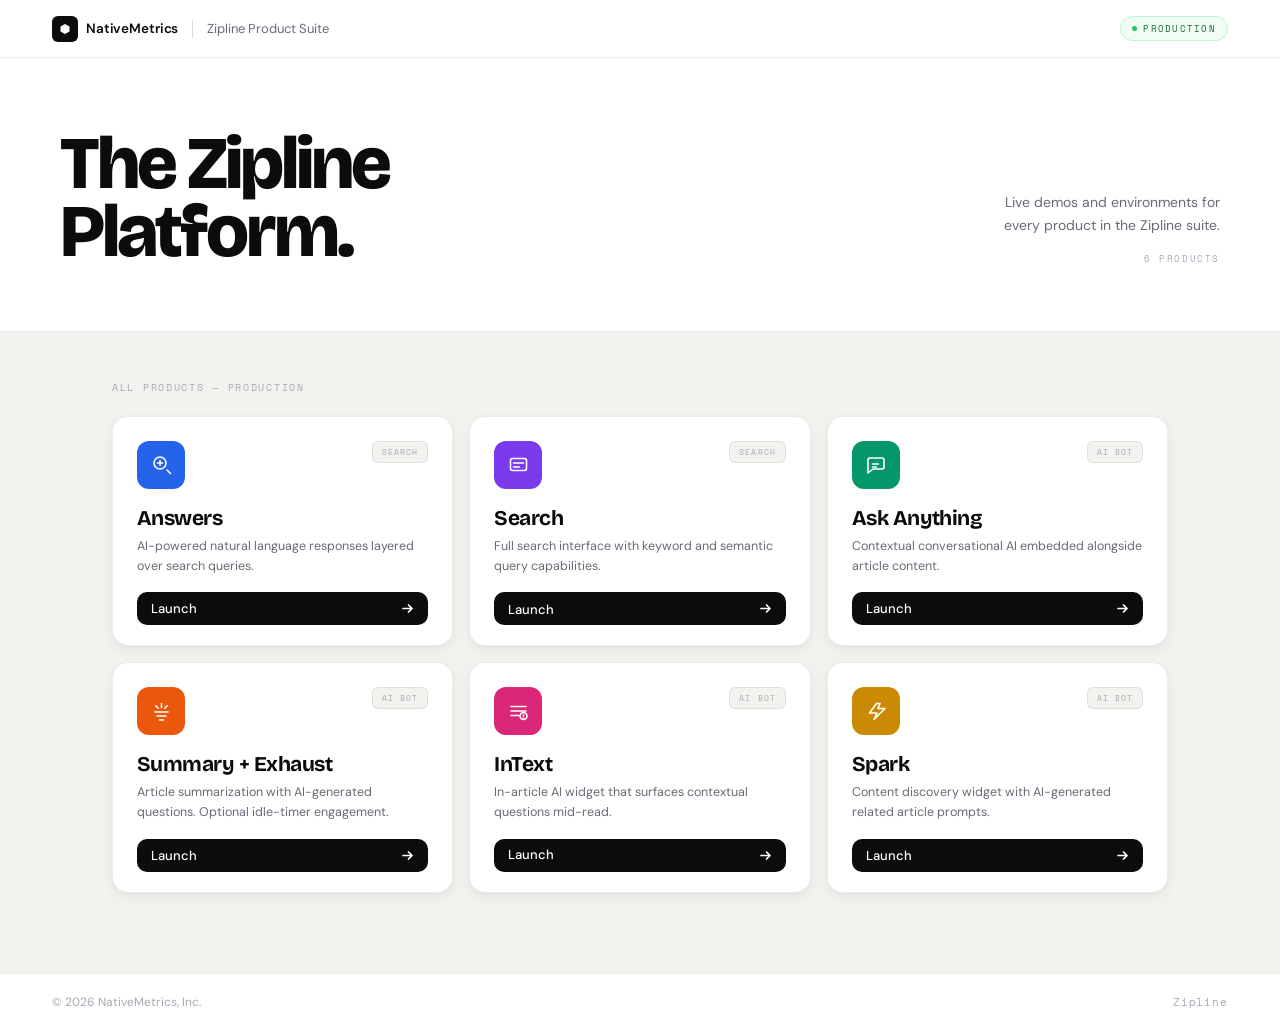
<file: index.html>
<!DOCTYPE html>
<html lang="en">
<head>
  <meta charset="UTF-8">
  <meta name="viewport" content="width=device-width, initial-scale=1.0">
  <title>Zipline Product Suite — NativeMetrics</title>
  <link rel="preconnect" href="https://fonts.googleapis.com">
  <link rel="preconnect" href="https://fonts.gstatic.com" crossorigin>
  <link href="https://fonts.googleapis.com/css2?family=Bricolage+Grotesque:opsz,wght@12..96,700;12..96,800&family=DM+Sans:opsz,wght@9..40,400;9..40,500;9..40,600&family=Space+Mono&display=swap" rel="stylesheet">
  <style>
    *, *::before, *::after { box-sizing: border-box; margin: 0; padding: 0; }

    :root {
      --page:       #f2f2ef;
      --white:      #ffffff;
      --border:     rgba(0,0,0,.08);
      --border-md:  rgba(0,0,0,.13);
      --text:       #0c0c0f;
      --text-mid:   #6a6a78;
      --text-dim:   #a8a8b4;
      --ink:        #0c0c0f;
      --radius:     16px;
      --shadow:     0 1px 3px rgba(0,0,0,.04), 0 4px 14px rgba(0,0,0,.06);
      --shadow-hov: 0 4px 6px rgba(0,0,0,.05), 0 12px 32px rgba(0,0,0,.10);
    }

    html { -webkit-font-smoothing: antialiased; scroll-behavior: smooth; }
    body { background: var(--page); color: var(--text); font-family: 'DM Sans', system-ui, sans-serif; min-height: 100vh; }

    /* STAGING BANNER */
    #staging-banner {
      display: none;
      align-items: center;
      justify-content: center;
      gap: 8px;
      padding: 9px 24px;
      background: #fffbeb;
      border-bottom: 1px solid #fcd34d;
      font-size: 12px;
      color: #92400e;
      font-weight: 500;
    }
    #staging-banner.on { display: flex; }
    .s-dot { width: 6px; height: 6px; border-radius: 50%; background: #f59e0b; animation: blink 1.4s ease-in-out infinite; }
    @keyframes blink { 0%,100%{opacity:1} 50%{opacity:.25} }

    /* NAV */
    nav {
      background: var(--white);
      border-bottom: 1px solid var(--border);
      height: 58px;
      padding: 0 52px;
      display: flex;
      align-items: center;
      justify-content: space-between;
      position: sticky;
      top: 0;
      z-index: 20;
    }

    .nav-left { display: flex; align-items: center; }

    .nm-mark { display: flex; align-items: center; gap: 8px; text-decoration: none; }
    .nm-icon { width: 26px; height: 26px; background: var(--ink); border-radius: 6px; display: grid; place-items: center; }
    .nm-icon svg { display: block; }
    .nm-label { font-size: 13.5px; font-weight: 600; color: var(--text); letter-spacing: -.01em; }

    .nav-sep { width: 1px; height: 18px; background: var(--border-md); margin: 0 14px; }
    .nav-sub { font-size: 13px; color: var(--text-mid); }

    .env-pill {
      font-family: 'Space Mono', monospace;
      font-size: 9px;
      letter-spacing: .14em;
      text-transform: uppercase;
      padding: 5px 11px;
      border-radius: 99px;
      display: flex;
      align-items: center;
      gap: 6px;
    }
    .env-pill.prod { background: #f0fdf4; color: #166534; border: 1px solid #bbf7d0; }
    .env-pill.stag { background: #fffbeb; color: #92400e; border: 1px solid #fcd34d; }
    .pill-dot { width: 5px; height: 5px; border-radius: 50%; }
    .pill-dot.prod { background: #22c55e; }
    .pill-dot.stag { background: #f59e0b; animation: blink 1.4s ease-in-out infinite; }

    /* HERO */
    .hero { background: var(--white); border-bottom: 1px solid var(--border); padding: 72px 52px 64px; }
    .hero-inner { max-width: 1160px; margin: 0 auto; display: flex; align-items: flex-end; justify-content: space-between; gap: 48px; }

    h1 {
      font-family: 'Bricolage Grotesque', sans-serif;
      font-size: clamp(46px, 5.8vw, 80px);
      font-weight: 800;
      line-height: .92;
      letter-spacing: -.04em;
      color: var(--text);
    }

    .hero-right { text-align: right; padding-bottom: 2px; }
    .hero-sub { font-size: 14px; color: var(--text-mid); line-height: 1.65; max-width: 240px; margin: 0 0 14px auto; }
    .hero-count { font-family: 'Space Mono', monospace; font-size: 9px; letter-spacing: .18em; text-transform: uppercase; color: var(--text-dim); }

    /* MAIN */
    main { max-width: 1160px; margin: 0 auto; padding: 48px 52px 80px; }

    .section-row { display: flex; align-items: center; margin-bottom: 22px; }
    .section-label { font-family: 'Space Mono', monospace; font-size: 9.5px; letter-spacing: .18em; text-transform: uppercase; color: var(--text-dim); }

    /* GRID */
    .grid { display: grid; grid-template-columns: repeat(auto-fill, minmax(280px, 1fr)); gap: 16px; }

    /* CARD */
    .card {
      background: var(--white);
      border: 1px solid var(--border);
      border-radius: var(--radius);
      padding: 24px 24px 20px;
      display: flex;
      flex-direction: column;
      gap: 16px;
      box-shadow: var(--shadow);
      transition: box-shadow .22s, transform .22s, border-color .18s;
      animation: up .4s ease both;
    }
    .card:hover { box-shadow: var(--shadow-hov); transform: translateY(-3px); border-color: var(--border-md); }
    @keyframes up { from{opacity:0;transform:translateY(14px)} to{opacity:1;transform:translateY(0)} }
    .card:nth-child(1){animation-delay:.04s}
    .card:nth-child(2){animation-delay:.08s}
    .card:nth-child(3){animation-delay:.12s}
    .card:nth-child(4){animation-delay:.16s}
    .card:nth-child(5){animation-delay:.20s}
    .card:nth-child(6){animation-delay:.24s}
    .card:nth-child(7){animation-delay:.28s}

    .card-top { display: flex; align-items: flex-start; justify-content: space-between; }

    .product-icon { width: 48px; height: 48px; border-radius: 12px; display: grid; place-items: center; flex-shrink: 0; }
    .product-icon svg { width: 21px; height: 21px; }

    .card-tag {
      font-family: 'Space Mono', monospace;
      font-size: 8px;
      letter-spacing: .13em;
      text-transform: uppercase;
      color: var(--text-dim);
      background: var(--page);
      border: 1px solid var(--border);
      padding: 4px 9px;
      border-radius: 6px;
    }

    .card-body { flex: 1; }
    .card-name { font-family: 'Bricolage Grotesque', sans-serif; font-size: 21px; font-weight: 700; letter-spacing: -.025em; color: var(--text); margin-bottom: 5px; }
    .card-desc { font-size: 12.5px; color: var(--text-mid); line-height: 1.62; }

    /* BUTTONS */
    .btn {
      display: flex; align-items: center; justify-content: space-between;
      padding: 10px 14px; border-radius: 10px;
      font-size: 13px; font-weight: 500; text-decoration: none;
      transition: background .14s, transform .12s;
      line-height: 1;
    }
    .btn-icon { display: flex; align-items: center; }
    .btn-icon svg { width: 13px; height: 13px; }

    .btn-prod { background: var(--ink); color: #fff; }
    .btn-prod:hover { background: #2d2d36; }

    .btn-staging { background: #fffbeb; color: #92400e; border: 1px solid #fcd34d; }
    .btn-staging:hover { background: #fef3c7; }

    .btn-tbd { background: var(--page); color: var(--text-dim); border: 1px dashed var(--border-md); cursor: not-allowed; pointer-events: none; font-style: italic; font-size: 12px; }

    /* FOOTER */
    footer { background: var(--white); border-top: 1px solid var(--border); padding: 20px 52px; display: flex; align-items: center; justify-content: space-between; }
    .footer-copy { font-size: 12px; color: var(--text-dim); }
    .footer-right { font-size: 11px; color: var(--text-dim); font-family: 'Space Mono', monospace; letter-spacing: .08em; }

    @media (max-width: 680px) {
      nav, .hero, main, footer { padding-left: 20px; padding-right: 20px; }
      .hero-inner { flex-direction: column; align-items: flex-start; }
      .hero-right { text-align: left; }
      .hero-sub { margin-left: 0; max-width: none; }
    }
  </style>
</head>
<body>

  <div id="staging-banner">
    <div class="s-dot"></div>
    You're viewing <strong>&nbsp;staging environments</strong> — for internal testing only
    <div class="s-dot"></div>
  </div>

  <nav>
    <div class="nav-left">
      <a class="nm-mark" href="/">
        <div class="nm-icon">
          <svg width="12" height="12" viewBox="0 0 12 12" fill="none">
            <path d="M6 1L10.5 3.5V8.5L6 11L1.5 8.5V3.5L6 1Z" fill="white"/>
          </svg>
        </div>
        <span class="nm-label">NativeMetrics</span>
      </a>
      <div class="nav-sep"></div>
      <span class="nav-sub">Zipline Product Suite</span>
    </div>
    <div class="env-pill prod" id="env-pill">
      <div class="pill-dot prod" id="pill-dot"></div>
      <span id="pill-label">Production</span>
    </div>
  </nav>

  <section class="hero">
    <div class="hero-inner">
      <h1>The Zipline<br>Platform.</h1>
      <div class="hero-right">
        <p class="hero-sub">Live demos and environments for every product in the Zipline suite.</p>
        <p class="hero-count">6 Products</p>
      </div>
    </div>
  </section>

  <main>
    <div class="section-row">
      <p class="section-label" id="section-label">All Products — Production</p>
    </div>
    <div class="grid" id="grid"></div>
  </main>

  <footer>
    <span class="footer-copy">&copy; 2026 NativeMetrics, Inc.</span>
    <span class="footer-right">Zipline</span>
  </footer>

  <script>
    const ARROW = `<svg viewBox="0 0 13 13" fill="none" stroke="currentColor" stroke-width="1.7" stroke-linecap="round" stroke-linejoin="round"><path d="M2 6.5h9M7.5 3l3.5 3.5L7.5 10"/></svg>`;

    const PRODUCTS = [
      {
        name: 'Answers',
        tag: 'Search',
        desc: 'AI-powered natural language responses layered over search queries.',
        color: '#2563eb',
        prod: 'https://go.ziplinesearch.com/s',
        staging: null,
        icon: `<svg viewBox="0 0 21 21" fill="none" stroke="white" stroke-width="1.6" stroke-linecap="round">
          <circle cx="9" cy="9" r="6"/>
          <path d="M16 16l3.5 3.5M9 6.5v5M6.5 9h5"/>
        </svg>`
      },
      {
        name: 'Search',
        tag: 'Search',
        desc: 'Full search interface with keyword and semantic query capabilities.',
        color: '#7c3aed',
        prod: 'https://go.ziplinesearch.com',
        staging: null,
        icon: `<svg viewBox="0 0 21 21" fill="none" stroke="white" stroke-width="1.6" stroke-linecap="round">
          <rect x="2.5" y="4.5" width="16" height="12" rx="2"/>
          <path d="M5.5 9h10M5.5 13h6"/>
        </svg>`
      },
      {
        name: 'Ask Anything',
        tag: 'AI Bot',
        desc: 'Contextual conversational AI embedded alongside article content.',
        color: '#059669',
        prod: 'demo/chatbot.html',
        staging: 'demo/chatbot.html?env=staging',
        icon: `<svg viewBox="0 0 21 21" fill="none" stroke="white" stroke-width="1.6" stroke-linecap="round" stroke-linejoin="round">
          <path d="M4 4h13a2 2 0 012 2v7a2 2 0 01-2 2H8l-5 4V6a2 2 0 012-2z"/>
          <path d="M7.5 10h6M7.5 13h4"/>
        </svg>`
      },
      {
        name: 'Summary + Exhaust',
        tag: 'AI Bot',
        desc: 'Article summarization with AI-generated questions. Optional idle-timer engagement.',
        color: '#ea580c',
        prod: 'demo/exhaust.html',
        staging: 'demo/exhaust.html?env=staging',
        icon: `<svg viewBox="0 0 21 21" fill="none" stroke="white" stroke-width="1.6" stroke-linecap="round">
          <path d="M10.5 2.5v4M7.2 7.2L4.8 4.8M13.8 7.2l2.4-2.4"/>
          <path d="M4 11h13M6 15h9M8.5 19h4"/>
        </svg>`
      },
      {
        name: 'InText',
        tag: 'AI Bot',
        desc: 'In-article AI widget that surfaces contextual questions mid-read.',
        color: '#db2777',
        prod: 'demo/intext.html',
        staging: 'demo/intext.html?env=staging',
        icon: `<svg viewBox="0 0 21 21" fill="none" stroke="white" stroke-width="1.6" stroke-linecap="round">
          <path d="M3 5.5h15M3 10h15M3 14.5h8"/>
          <circle cx="15.5" cy="15" r="3.5"/>
          <path d="M15.5 13.8v1.6M15.5 17.2v.3"/>
        </svg>`
      },
      {
        name: 'Spark',
        tag: 'AI Bot',
        desc: 'Content discovery widget with AI-generated related article prompts.',
        color: '#ca8a04',
        prod: 'demo/spark.html',
        staging: 'demo/spark.html?env=staging',
        icon: `<svg viewBox="0 0 21 21" fill="none" stroke="white" stroke-width="1.6" stroke-linecap="round" stroke-linejoin="round">
          <path d="M11.5 2.5L4.5 12h7.5L9 18.5l11-11H13l2-5z"/>
        </svg>`
      }
    ];

    const params  = new URLSearchParams(window.location.search);
    const staging = params.get('env') === 'staging';

    if (staging) {
      document.getElementById('staging-banner').classList.add('on');
      document.getElementById('section-label').textContent = 'All Products — Staging';
      const pill = document.getElementById('env-pill');
      pill.className = 'env-pill stag';
      document.getElementById('pill-dot').className = 'pill-dot stag';
      document.getElementById('pill-label').textContent = 'Staging';
    }

    function buildCard(p) {
      const url = staging ? p.staging : p.prod;
      let btn;
      if (url) {
        btn = staging
          ? `<a class="btn btn-staging" href="${url}" target="_blank"><span>Launch Staging</span><span class="btn-icon">${ARROW}</span></a>`
          : `<a class="btn btn-prod"    href="${url}" target="_blank"><span>Launch</span><span class="btn-icon">${ARROW}</span></a>`;
      } else {
        btn = `<span class="btn btn-tbd"><span>Coming soon</span></span>`;
      }

      return `
        <div class="card">
          <div class="card-top">
            <div class="product-icon" style="background:${p.color}">${p.icon}</div>
            <span class="card-tag">${p.tag}</span>
          </div>
          <div class="card-body">
            <div class="card-name">${p.name}</div>
            <div class="card-desc">${p.desc}</div>
          </div>
          <div>${btn}</div>
        </div>`;
    }

    document.getElementById('grid').innerHTML = PRODUCTS.map(buildCard).join('');
  </script>

</body>
</html>
</file>
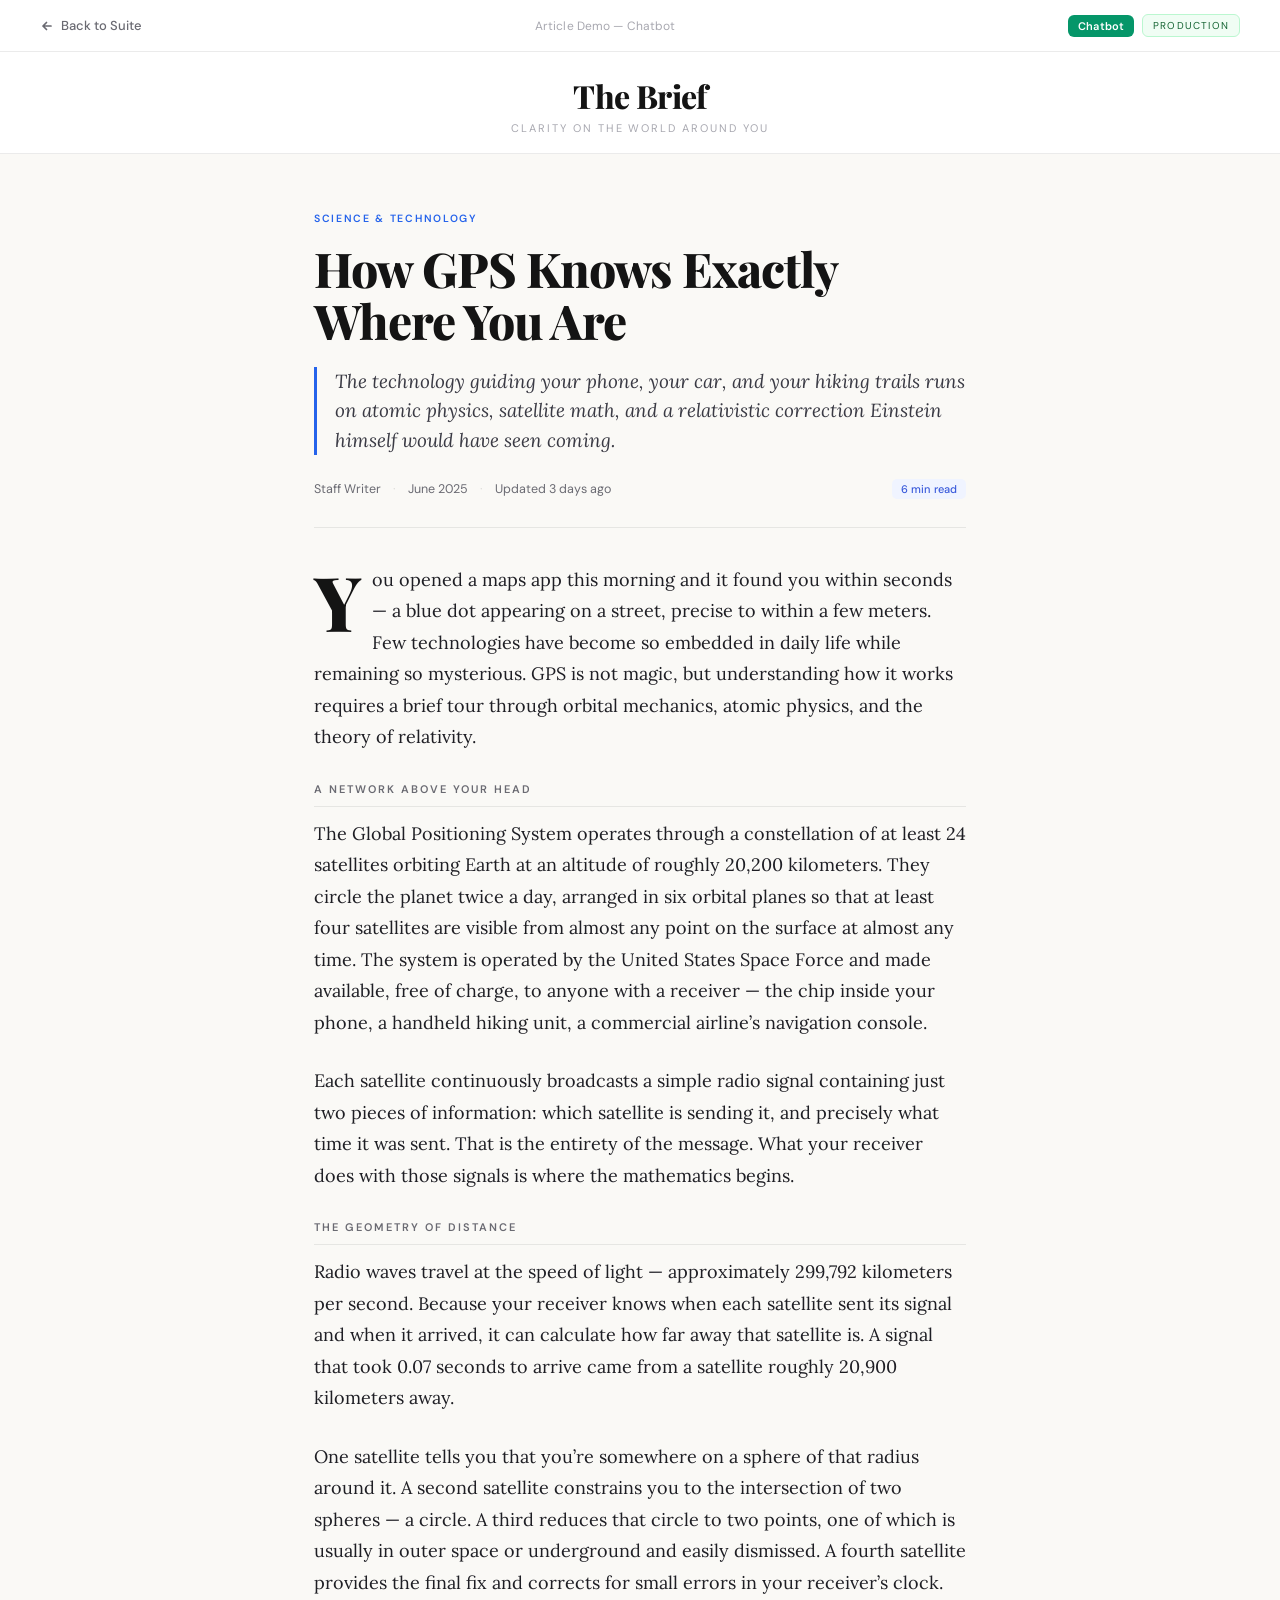
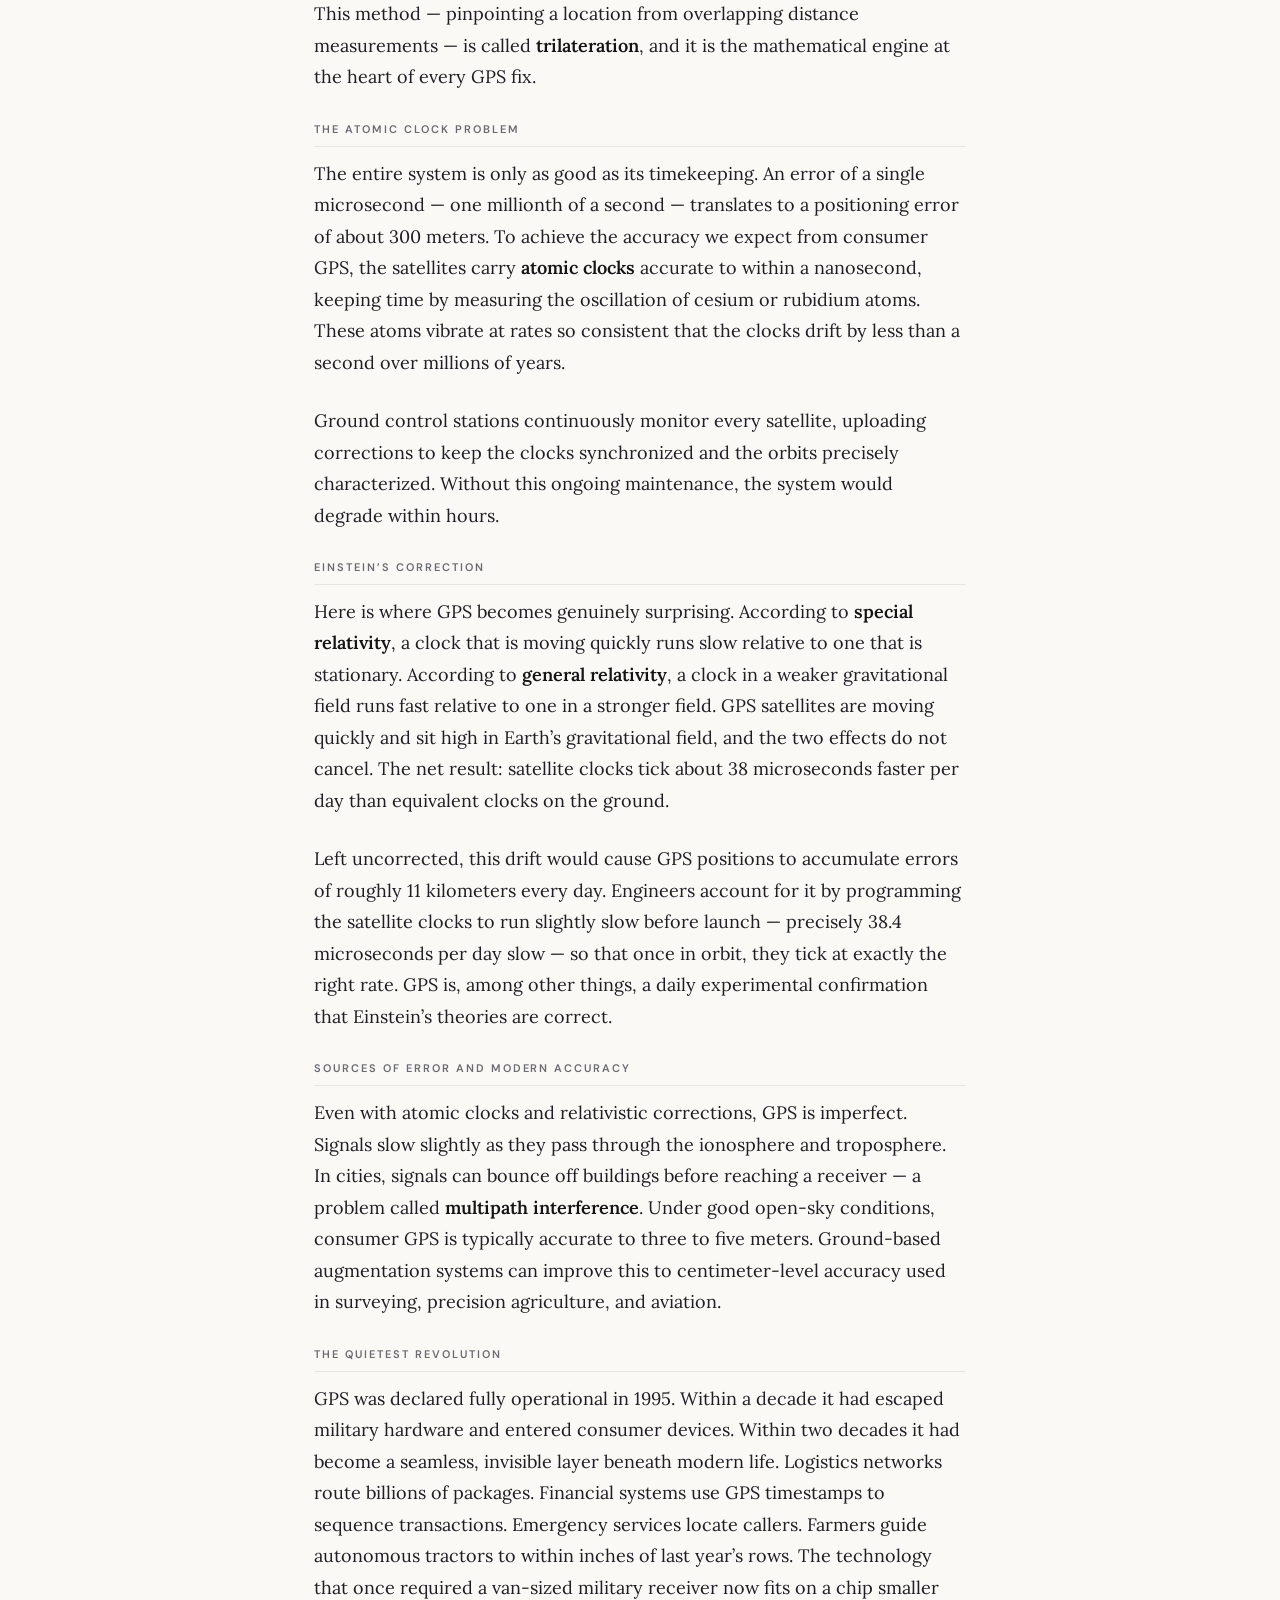
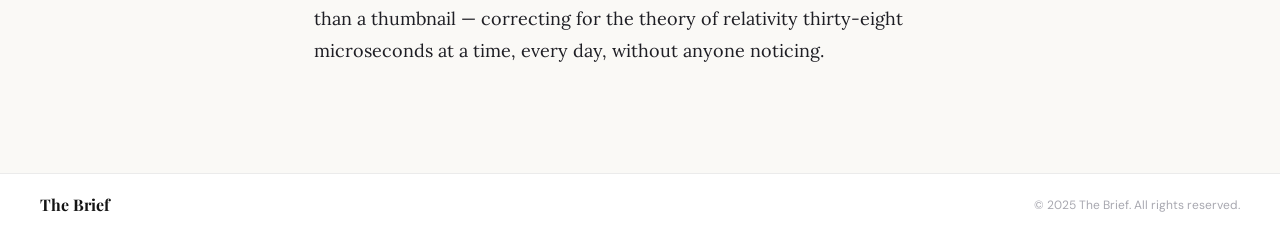
<file: demo/chatbot.html>
<!DOCTYPE html>
<html lang="en">
<head>
  <meta charset="UTF-8">
  <meta name="viewport" content="width=device-width, initial-scale=1.0">
  <title>How GPS Knows Exactly Where You Are — The Brief</title>
  <link rel="preconnect" href="https://fonts.googleapis.com">
  <link rel="preconnect" href="https://fonts.gstatic.com" crossorigin>
  <link href="https://fonts.googleapis.com/css2?family=Playfair+Display:ital,wght@0,700;0,800;1,700&family=Lora:ital,wght@0,400;0,500;1,400;1,500&family=DM+Sans:opsz,wght@9..40,400;9..40,500;9..40,600&display=swap" rel="stylesheet">
  <link rel="stylesheet" href="https://cdn.nativemetrics-svc.com/css/chatbot.css">
  <style>
    *, *::before, *::after { box-sizing: border-box; margin: 0; padding: 0; }
    :root {
      --page:      #faf9f6;
      --white:     #ffffff;
      --border:    rgba(0,0,0,.08);
      --border-md: rgba(0,0,0,.13);
      --text:      #141414;
      --text-mid:  #6a6a72;
      --text-dim:  #a8a8b0;
      --radius:    10px;
    }
    html { -webkit-font-smoothing: antialiased; }
    body { background: var(--page); color: var(--text); font-family: "DM Sans", system-ui, sans-serif; min-height: 100vh; }

    .demo-nav {
      background: var(--white); border-bottom: 1px solid var(--border);
      height: 52px; padding: 0 40px; display: flex; align-items: center;
      justify-content: space-between; position: sticky; top: 0; z-index: 50;
    }
    .back-link {
      display: flex; align-items: center; gap: 7px; text-decoration: none;
      color: var(--text-mid); font-size: 13px; font-weight: 500; transition: color .15s;
    }
    .back-link:hover { color: var(--text); }
    .back-link svg { width: 14px; height: 14px; }
    .nav-center { font-size: 12px; color: var(--text-dim); letter-spacing: .01em; }
    .nav-right { display: flex; align-items: center; gap: 8px; }
    .product-badge {
      font-size: 11px; font-weight: 600; padding: 4px 10px;
      border-radius: 6px; color: #fff; background: #059669; letter-spacing: .01em;
    }
    .env-tag {
      font-size: 10px; letter-spacing: .12em; text-transform: uppercase;
      padding: 4px 10px; border-radius: 6px;
    }
    .env-tag.prod { background: #f0fdf4; color: #166534; border: 1px solid #bbf7d0; }
    .env-tag.stag { background: #fffbeb; color: #92400e; border: 1px solid #fcd34d; }

    .pub-header {
      background: var(--white); border-bottom: 1px solid var(--border);
      text-align: center; padding: 22px 24px 18px;
    }
    .pub-name {
      font-family: "Playfair Display", Georgia, serif; font-size: 32px;
      font-weight: 800; letter-spacing: -.02em; color: var(--text); margin-bottom: 4px;
    }
    .pub-tagline { font-size: 11px; color: var(--text-dim); letter-spacing: .18em; text-transform: uppercase; }

    .article-wrap { max-width: 700px; margin: 0 auto; padding: 52px 24px 80px; }
    .article-category {
      display: inline-block; font-size: 10.5px; font-weight: 600;
      letter-spacing: .16em; text-transform: uppercase; color: #2563eb; margin-bottom: 18px;
    }
    .article-h1 {
      font-family: "Playfair Display", Georgia, serif;
      font-size: clamp(32px, 4.5vw, 48px); font-weight: 800;
      line-height: 1.08; letter-spacing: -.02em; color: var(--text); margin-bottom: 20px;
    }
    .article-lede {
      font-family: "Lora", Georgia, serif; font-size: 19px; font-style: italic;
      line-height: 1.55; color: #3a3a44;
      border-left: 3px solid #2563eb; padding-left: 18px; margin-bottom: 24px;
    }
    .article-byline {
      display: flex; align-items: center; gap: 12px; font-size: 12.5px;
      color: var(--text-mid); padding-bottom: 28px;
      border-bottom: 1px solid var(--border); margin-bottom: 36px;
    }
    .byline-sep { color: var(--border-md); }
    .byline-read {
      margin-left: auto; background: #f0f4ff; color: #3b5bdb;
      font-size: 11px; font-weight: 500; padding: 3px 9px; border-radius: 5px;
    }
    .article-body { font-family: "Lora", Georgia, serif; font-size: 18px; line-height: 1.75; color: #1e1e24; }
    .article-body p { margin-bottom: 1.5em; }
    .article-body p:first-child::first-letter {
      font-family: "Playfair Display", Georgia, serif; font-size: 4.2em;
      font-weight: 800; float: left; line-height: .82; margin: 6px 10px 0 0; color: var(--text);
    }
    .article-body h2 {
      font-family: "DM Sans", sans-serif; font-size: 11px; font-weight: 600;
      letter-spacing: .18em; text-transform: uppercase; color: var(--text-mid);
      margin: 2.4em 0 1em; padding-bottom: .6em; border-bottom: 1px solid var(--border);
    }
    .article-body strong { font-weight: 600; color: var(--text); }

    .embed-zone { margin-top: 48px; padding-top: 36px; border-top: 1px solid var(--border); }
    .embed-zone:empty { display: none; }

    .pub-footer {
      background: var(--white); border-top: 1px solid var(--border);
      padding: 20px 40px; display: flex; align-items: center; justify-content: space-between;
    }
    .pub-footer-name { font-family: "Playfair Display", serif; font-size: 16px; font-weight: 700; color: var(--text); }
    .pub-footer-copy { font-size: 12px; color: var(--text-dim); }

    @media (max-width: 600px) {
      .demo-nav { padding: 0 16px; }
      .nav-center { display: none; }
      .article-wrap { padding: 36px 20px 60px; }
    }
  </style>
</head>
<body>

  <nav class="demo-nav">
    <a class="back-link" href="../index.html">
      <svg viewBox="0 0 14 14" fill="none" stroke="currentColor" stroke-width="1.7" stroke-linecap="round" stroke-linejoin="round">
        <path d="M11 7H3M6.5 3.5L3 7l3.5 3.5"/>
      </svg>
      Back to Suite
    </a>
    <span class="nav-center">Article Demo — Chatbot</span>
    <div class="nav-right">
      <span class="product-badge">Chatbot</span>
      <span class="env-tag" id="env-tag">Production</span>
    </div>
  </nav>

  <header class="pub-header">
    <div class="pub-name">The Brief</div>
    <div class="pub-tagline">Clarity on the world around you</div>
  </header>

  <article class="article-wrap">

    <span class="article-category">Science &amp; Technology</span>
    <h1 class="article-h1">How GPS Knows Exactly Where You Are</h1>
    <p class="article-lede">The technology guiding your phone, your car, and your hiking trails runs on atomic physics, satellite math, and a relativistic correction Einstein himself would have seen coming.</p>

    <div class="article-byline">
      <span>Staff Writer</span>
      <span class="byline-sep">&middot;</span>
      <span>June 2025</span>
      <span class="byline-sep">&middot;</span>
      <span>Updated 3 days ago</span>
      <span class="byline-read">6 min read</span>
    </div>

    <div class="article-body">
      <p>You opened a maps app this morning and it found you within seconds &mdash; a blue dot appearing on a street, precise to within a few meters. Few technologies have become so embedded in daily life while remaining so mysterious. GPS is not magic, but understanding how it works requires a brief tour through orbital mechanics, atomic physics, and the theory of relativity.</p>
      <h2>A Network Above Your Head</h2>
      <p>The Global Positioning System operates through a constellation of at least 24 satellites orbiting Earth at an altitude of roughly 20,200 kilometers. They circle the planet twice a day, arranged in six orbital planes so that at least four satellites are visible from almost any point on the surface at almost any time. The system is operated by the United States Space Force and made available, free of charge, to anyone with a receiver &mdash; the chip inside your phone, a handheld hiking unit, a commercial airline&rsquo;s navigation console.</p>
      <p>Each satellite continuously broadcasts a simple radio signal containing just two pieces of information: which satellite is sending it, and precisely what time it was sent. That is the entirety of the message. What your receiver does with those signals is where the mathematics begins.</p>
      <h2>The Geometry of Distance</h2>
      <p>Radio waves travel at the speed of light &mdash; approximately 299,792 kilometers per second. Because your receiver knows when each satellite sent its signal and when it arrived, it can calculate how far away that satellite is. A signal that took 0.07 seconds to arrive came from a satellite roughly 20,900 kilometers away.</p>
      <p>One satellite tells you that you&rsquo;re somewhere on a sphere of that radius around it. A second satellite constrains you to the intersection of two spheres &mdash; a circle. A third reduces that circle to two points, one of which is usually in outer space or underground and easily dismissed. A fourth satellite provides the final fix and corrects for small errors in your receiver&rsquo;s clock. This method &mdash; pinpointing a location from overlapping distance measurements &mdash; is called <strong>trilateration</strong>, and it is the mathematical engine at the heart of every GPS fix.</p>
      <h2>The Atomic Clock Problem</h2>
      <p>The entire system is only as good as its timekeeping. An error of a single microsecond &mdash; one millionth of a second &mdash; translates to a positioning error of about 300 meters. To achieve the accuracy we expect from consumer GPS, the satellites carry <strong>atomic clocks</strong> accurate to within a nanosecond, keeping time by measuring the oscillation of cesium or rubidium atoms. These atoms vibrate at rates so consistent that the clocks drift by less than a second over millions of years.</p>
      <p>Ground control stations continuously monitor every satellite, uploading corrections to keep the clocks synchronized and the orbits precisely characterized. Without this ongoing maintenance, the system would degrade within hours.</p>
      <h2>Einstein&rsquo;s Correction</h2>
      <p>Here is where GPS becomes genuinely surprising. According to <strong>special relativity</strong>, a clock that is moving quickly runs slow relative to one that is stationary. According to <strong>general relativity</strong>, a clock in a weaker gravitational field runs fast relative to one in a stronger field. GPS satellites are moving quickly and sit high in Earth&rsquo;s gravitational field, and the two effects do not cancel. The net result: satellite clocks tick about 38 microseconds faster per day than equivalent clocks on the ground.</p>
      <p>Left uncorrected, this drift would cause GPS positions to accumulate errors of roughly 11 kilometers every day. Engineers account for it by programming the satellite clocks to run slightly slow before launch &mdash; precisely 38.4 microseconds per day slow &mdash; so that once in orbit, they tick at exactly the right rate. GPS is, among other things, a daily experimental confirmation that Einstein&rsquo;s theories are correct.</p>
      <h2>Sources of Error and Modern Accuracy</h2>
      <p>Even with atomic clocks and relativistic corrections, GPS is imperfect. Signals slow slightly as they pass through the ionosphere and troposphere. In cities, signals can bounce off buildings before reaching a receiver &mdash; a problem called <strong>multipath interference</strong>. Under good open-sky conditions, consumer GPS is typically accurate to three to five meters. Ground-based augmentation systems can improve this to centimeter-level accuracy used in surveying, precision agriculture, and aviation.</p>
      <h2>The Quietest Revolution</h2>
      <p>GPS was declared fully operational in 1995. Within a decade it had escaped military hardware and entered consumer devices. Within two decades it had become a seamless, invisible layer beneath modern life. Logistics networks route billions of packages. Financial systems use GPS timestamps to sequence transactions. Emergency services locate callers. Farmers guide autonomous tractors to within inches of last year&rsquo;s rows. The technology that once required a van-sized military receiver now fits on a chip smaller than a thumbnail &mdash; correcting for the theory of relativity thirty-eight microseconds at a time, every day, without anyone noticing.</p>
    </div>

    <div class="embed-zone" id="zp-embed"></div>

  </article>

  <footer class="pub-footer">
    <span class="pub-footer-name">The Brief</span>
    <span class="pub-footer-copy">&copy; 2025 The Brief. All rights reserved.</span>
  </footer>

  <!-- =====================================================
       EMBED SCRIPTS — UPDATE HERE FOR STAGING/PROD CHANGES
       ===================================================== -->
  <!-- UPDATE: swap window vars and src for staging -->
  <script>
    window.CHATBOT_WS_HOST              = 'chat.nativemetrics-svc.com';
    window.CHATBOT_AB_TEST_API_URL      = 'https://chat.nativemetrics-svc.com/api/v1/ab-tests/chatbot';
    window.CHATBOT_ENTRY_POINT          = 'ask_anything';
    window.CHATBOT_PSID                 = '2066995282';
    window.CHATBOT_PUBID                = 'nm-rsoc';
    window.CHATBOT_PUBLISHER_API_BASE   = 'https://cms-api.nativemetrics-svc.com/api/v1';
    window.CHATBOT_CHANNEL_ID           = '0000000000';
    window.CHATBOT_SUBID1               = 'demo';
  </script>
  <script src="https://cdn.nativemetrics-svc.com/js/chatbot.js"></script>

  <script>
    // Flip env badge if ?env=staging
    if (new URLSearchParams(location.search).get('env') === 'staging') {
      const t = document.getElementById('env-tag');
      t.textContent = 'Staging';
      t.className = 'env-tag stag';
    } else {
      document.getElementById('env-tag').className = 'env-tag prod';
      document.getElementById('env-tag').textContent = 'Production';
    }
  </script>

</body>
</html>
</file>
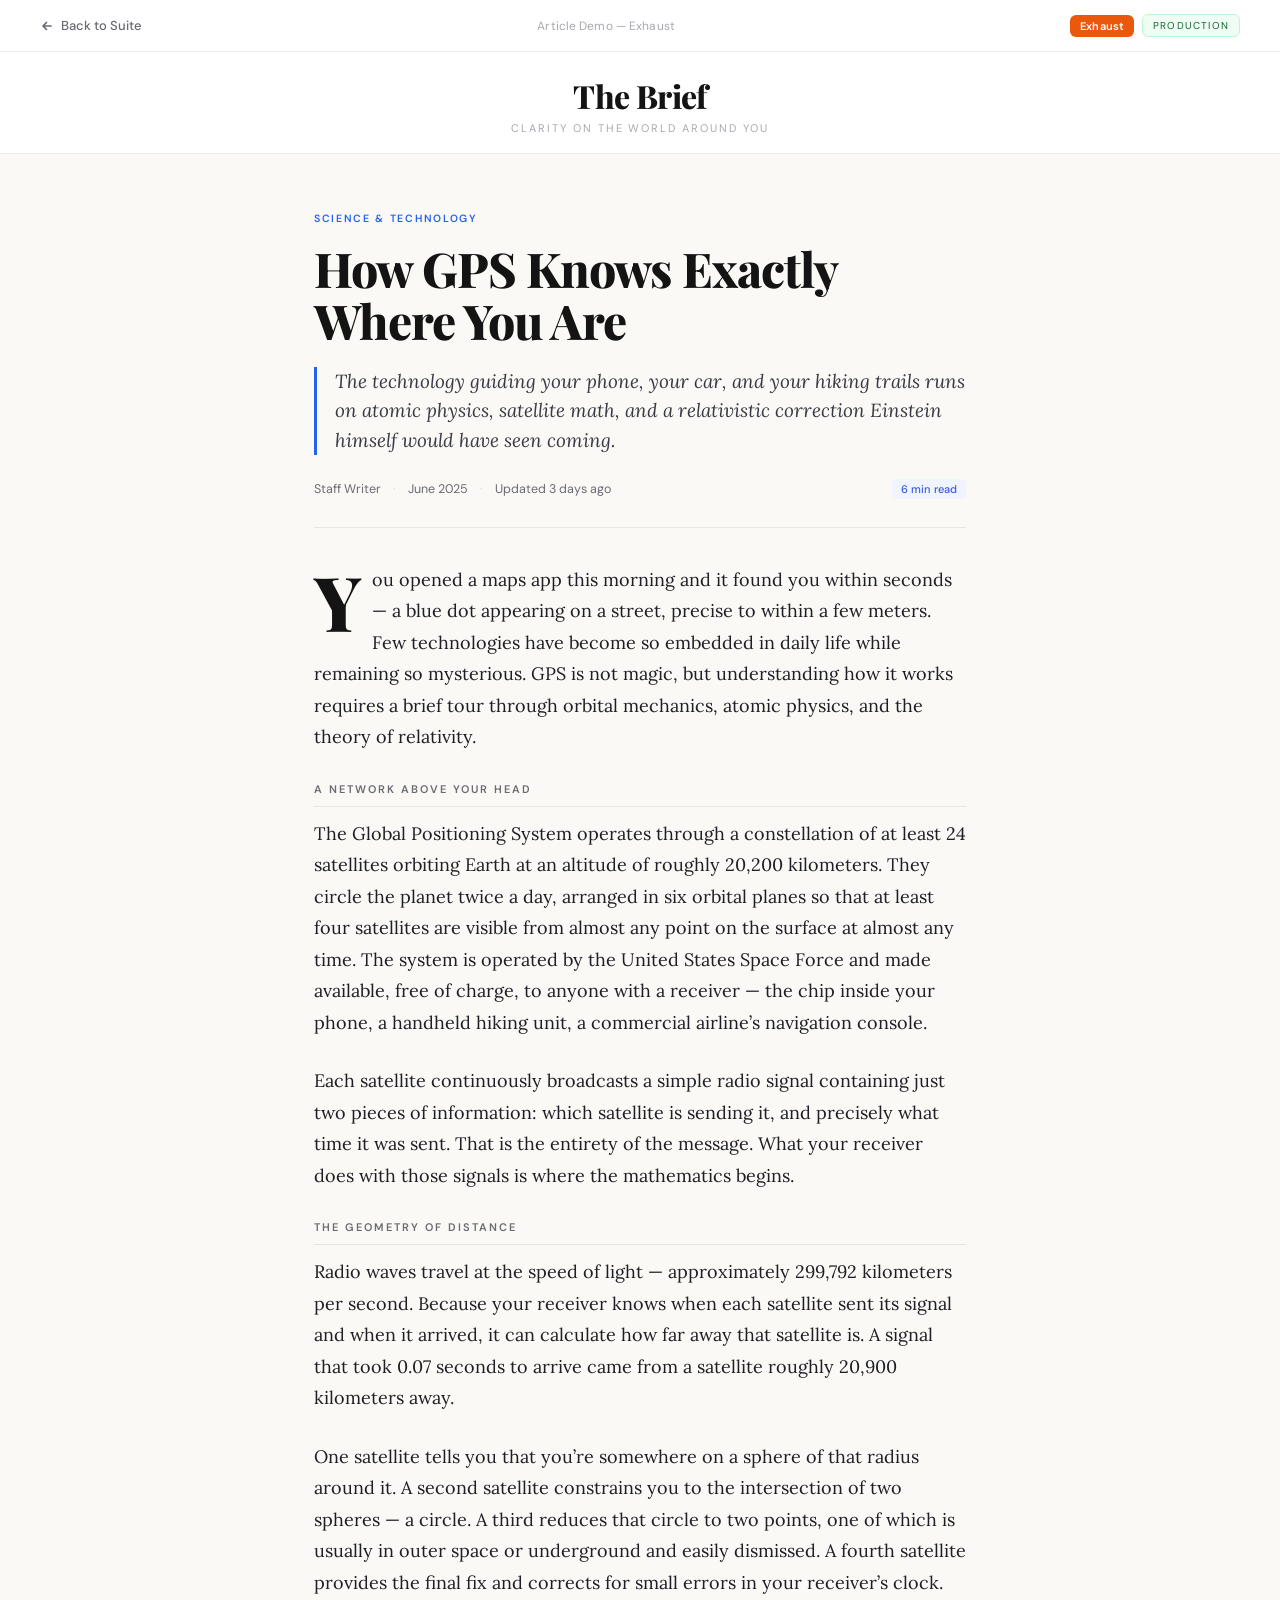
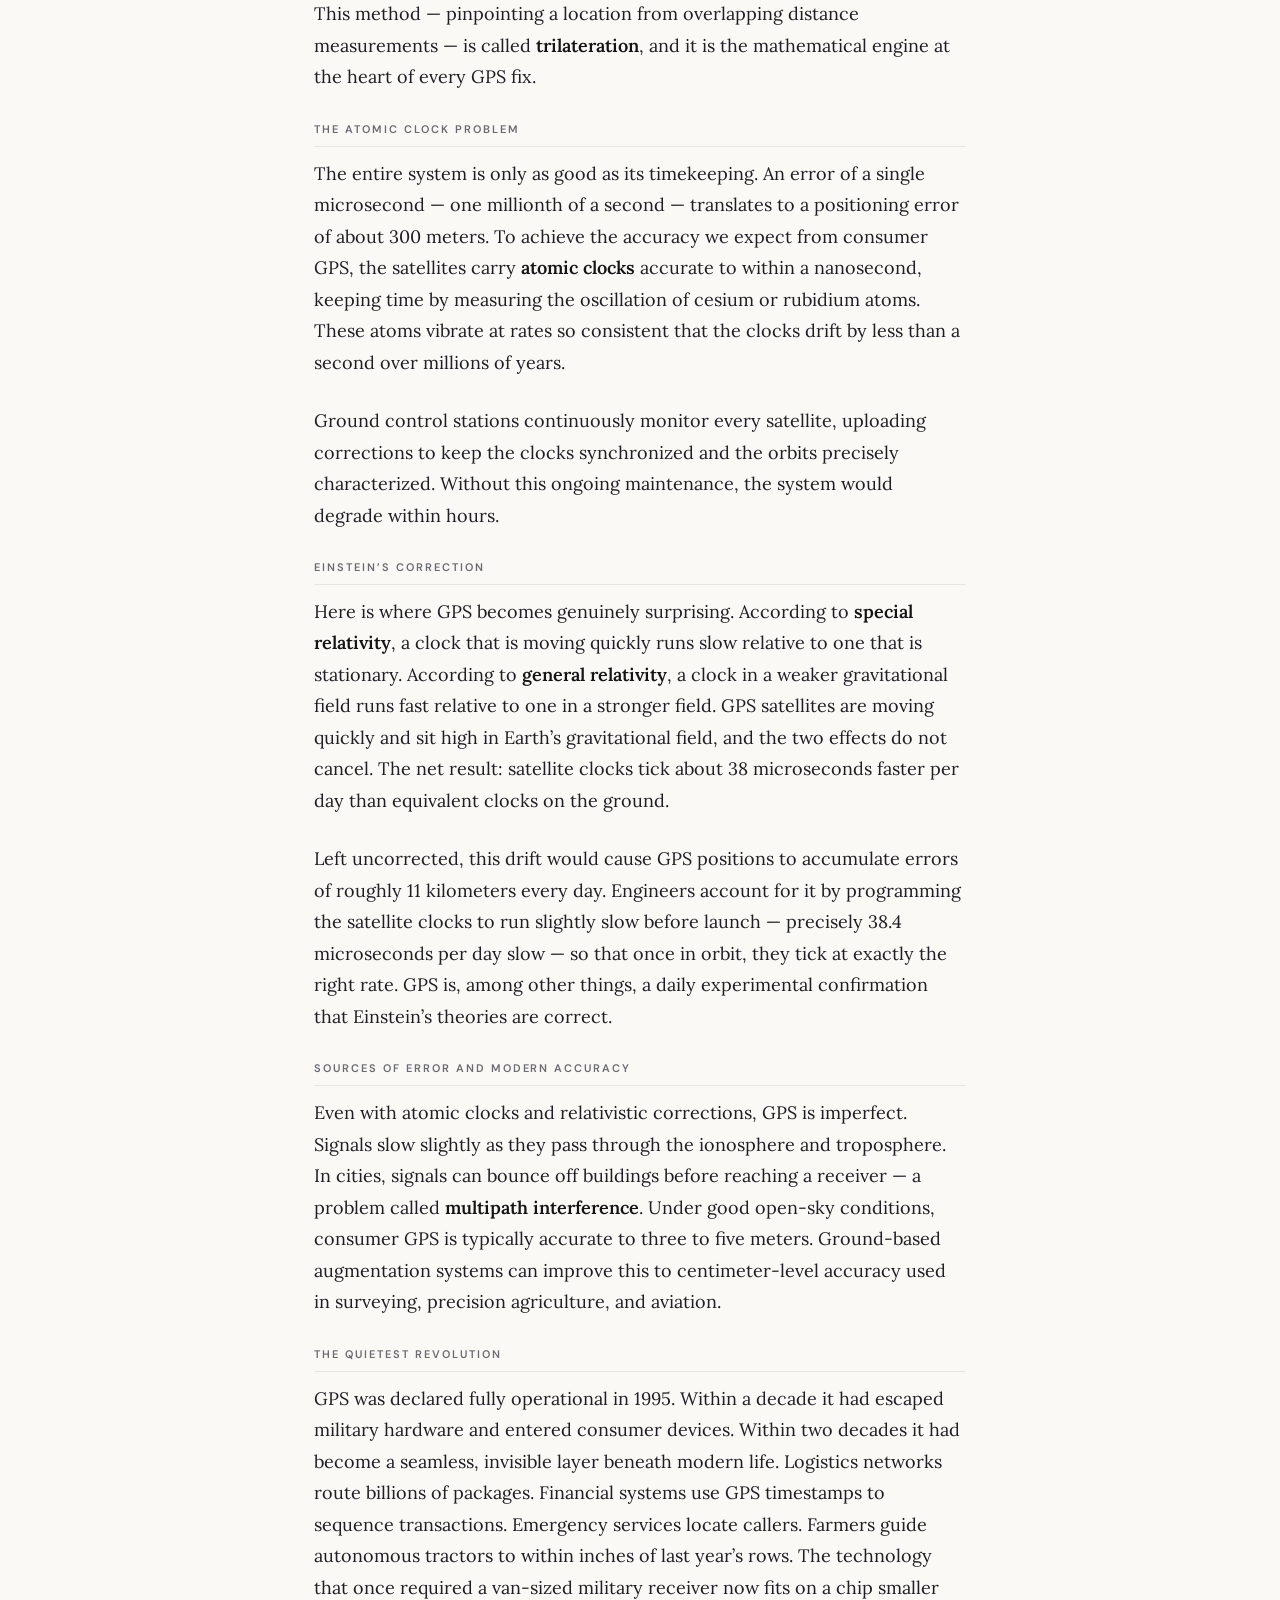
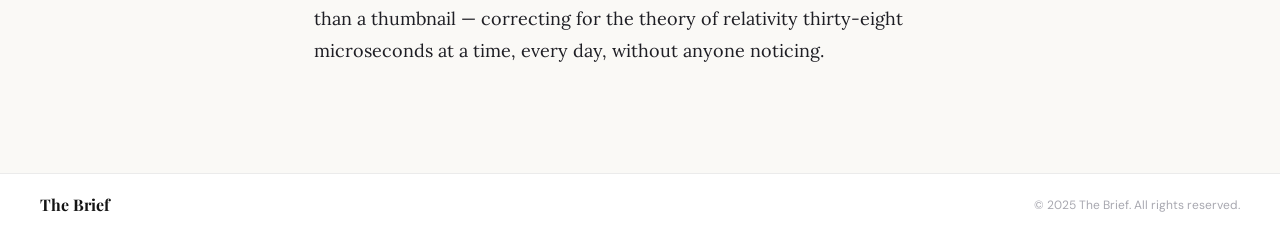
<file: demo/exhaust.html>
<!DOCTYPE html>
<html lang="en">
<head>
  <meta charset="UTF-8">
  <meta name="viewport" content="width=device-width, initial-scale=1.0">
  <title>How GPS Knows Exactly Where You Are — The Brief</title>
  <link rel="preconnect" href="https://fonts.googleapis.com">
  <link rel="preconnect" href="https://fonts.gstatic.com" crossorigin>
  <link href="https://fonts.googleapis.com/css2?family=Playfair+Display:ital,wght@0,700;0,800;1,700&family=Lora:ital,wght@0,400;0,500;1,400;1,500&family=DM+Sans:opsz,wght@9..40,400;9..40,500;9..40,600&display=swap" rel="stylesheet">
  
  <link rel="stylesheet" href="https://chat.popular-searches-now.com/summarybot/default.css">
  <style>
    *, *::before, *::after { box-sizing: border-box; margin: 0; padding: 0; }
    :root {
      --page:      #faf9f6;
      --white:     #ffffff;
      --border:    rgba(0,0,0,.08);
      --border-md: rgba(0,0,0,.13);
      --text:      #141414;
      --text-mid:  #6a6a72;
      --text-dim:  #a8a8b0;
      --radius:    10px;
    }
    html { -webkit-font-smoothing: antialiased; }
    body { background: var(--page); color: var(--text); font-family: "DM Sans", system-ui, sans-serif; min-height: 100vh; }

    .demo-nav {
      background: var(--white); border-bottom: 1px solid var(--border);
      height: 52px; padding: 0 40px; display: flex; align-items: center;
      justify-content: space-between; position: sticky; top: 0; z-index: 50;
    }
    .back-link {
      display: flex; align-items: center; gap: 7px; text-decoration: none;
      color: var(--text-mid); font-size: 13px; font-weight: 500; transition: color .15s;
    }
    .back-link:hover { color: var(--text); }
    .back-link svg { width: 14px; height: 14px; }
    .nav-center { font-size: 12px; color: var(--text-dim); letter-spacing: .01em; }
    .nav-right { display: flex; align-items: center; gap: 8px; }
    .product-badge {
      font-size: 11px; font-weight: 600; padding: 4px 10px;
      border-radius: 6px; color: #fff; background: #ea580c; letter-spacing: .01em;
    }
    .env-tag {
      font-size: 10px; letter-spacing: .12em; text-transform: uppercase;
      padding: 4px 10px; border-radius: 6px;
    }
    .env-tag.prod { background: #f0fdf4; color: #166534; border: 1px solid #bbf7d0; }
    .env-tag.stag { background: #fffbeb; color: #92400e; border: 1px solid #fcd34d; }

    .pub-header {
      background: var(--white); border-bottom: 1px solid var(--border);
      text-align: center; padding: 22px 24px 18px;
    }
    .pub-name {
      font-family: "Playfair Display", Georgia, serif; font-size: 32px;
      font-weight: 800; letter-spacing: -.02em; color: var(--text); margin-bottom: 4px;
    }
    .pub-tagline { font-size: 11px; color: var(--text-dim); letter-spacing: .18em; text-transform: uppercase; }

    .article-wrap { max-width: 700px; margin: 0 auto; padding: 52px 24px 80px; }
    .article-category {
      display: inline-block; font-size: 10.5px; font-weight: 600;
      letter-spacing: .16em; text-transform: uppercase; color: #2563eb; margin-bottom: 18px;
    }
    .article-h1 {
      font-family: "Playfair Display", Georgia, serif;
      font-size: clamp(32px, 4.5vw, 48px); font-weight: 800;
      line-height: 1.08; letter-spacing: -.02em; color: var(--text); margin-bottom: 20px;
    }
    .article-lede {
      font-family: "Lora", Georgia, serif; font-size: 19px; font-style: italic;
      line-height: 1.55; color: #3a3a44;
      border-left: 3px solid #2563eb; padding-left: 18px; margin-bottom: 24px;
    }
    .article-byline {
      display: flex; align-items: center; gap: 12px; font-size: 12.5px;
      color: var(--text-mid); padding-bottom: 28px;
      border-bottom: 1px solid var(--border); margin-bottom: 36px;
    }
    .byline-sep { color: var(--border-md); }
    .byline-read {
      margin-left: auto; background: #f0f4ff; color: #3b5bdb;
      font-size: 11px; font-weight: 500; padding: 3px 9px; border-radius: 5px;
    }
    .article-body { font-family: "Lora", Georgia, serif; font-size: 18px; line-height: 1.75; color: #1e1e24; }
    .article-body p { margin-bottom: 1.5em; }
    .article-body p:first-child::first-letter {
      font-family: "Playfair Display", Georgia, serif; font-size: 4.2em;
      font-weight: 800; float: left; line-height: .82; margin: 6px 10px 0 0; color: var(--text);
    }
    .article-body h2 {
      font-family: "DM Sans", sans-serif; font-size: 11px; font-weight: 600;
      letter-spacing: .18em; text-transform: uppercase; color: var(--text-mid);
      margin: 2.4em 0 1em; padding-bottom: .6em; border-bottom: 1px solid var(--border);
    }
    .article-body strong { font-weight: 600; color: var(--text); }

    .embed-zone { margin-top: 48px; padding-top: 36px; border-top: 1px solid var(--border); }
    .embed-zone:empty { display: none; }

    .pub-footer {
      background: var(--white); border-top: 1px solid var(--border);
      padding: 20px 40px; display: flex; align-items: center; justify-content: space-between;
    }
    .pub-footer-name { font-family: "Playfair Display", serif; font-size: 16px; font-weight: 700; color: var(--text); }
    .pub-footer-copy { font-size: 12px; color: var(--text-dim); }

    @media (max-width: 600px) {
      .demo-nav { padding: 0 16px; }
      .nav-center { display: none; }
      .article-wrap { padding: 36px 20px 60px; }
    }
  </style>
</head>
<body>

  <nav class="demo-nav">
    <a class="back-link" href="../index.html">
      <svg viewBox="0 0 14 14" fill="none" stroke="currentColor" stroke-width="1.7" stroke-linecap="round" stroke-linejoin="round">
        <path d="M11 7H3M6.5 3.5L3 7l3.5 3.5"/>
      </svg>
      Back to Suite
    </a>
    <span class="nav-center">Article Demo — Exhaust</span>
    <div class="nav-right">
      <span class="product-badge">Exhaust</span>
      <span class="env-tag" id="env-tag">Production</span>
    </div>
  </nav>

  <header class="pub-header">
    <div class="pub-name">The Brief</div>
    <div class="pub-tagline">Clarity on the world around you</div>
  </header>

  <article class="article-wrap">

    <span class="article-category">Science &amp; Technology</span>
    <h1 class="article-h1">How GPS Knows Exactly Where You Are</h1>
    <p class="article-lede">The technology guiding your phone, your car, and your hiking trails runs on atomic physics, satellite math, and a relativistic correction Einstein himself would have seen coming.</p>

    <div class="article-byline">
      <span>Staff Writer</span>
      <span class="byline-sep">&middot;</span>
      <span>June 2025</span>
      <span class="byline-sep">&middot;</span>
      <span>Updated 3 days ago</span>
      <span class="byline-read">6 min read</span>
    </div>

    <div class="article-body">
      <p>You opened a maps app this morning and it found you within seconds &mdash; a blue dot appearing on a street, precise to within a few meters. Few technologies have become so embedded in daily life while remaining so mysterious. GPS is not magic, but understanding how it works requires a brief tour through orbital mechanics, atomic physics, and the theory of relativity.</p>
      <h2>A Network Above Your Head</h2>
      <p>The Global Positioning System operates through a constellation of at least 24 satellites orbiting Earth at an altitude of roughly 20,200 kilometers. They circle the planet twice a day, arranged in six orbital planes so that at least four satellites are visible from almost any point on the surface at almost any time. The system is operated by the United States Space Force and made available, free of charge, to anyone with a receiver &mdash; the chip inside your phone, a handheld hiking unit, a commercial airline&rsquo;s navigation console.</p>
      <p>Each satellite continuously broadcasts a simple radio signal containing just two pieces of information: which satellite is sending it, and precisely what time it was sent. That is the entirety of the message. What your receiver does with those signals is where the mathematics begins.</p>
      <h2>The Geometry of Distance</h2>
      <p>Radio waves travel at the speed of light &mdash; approximately 299,792 kilometers per second. Because your receiver knows when each satellite sent its signal and when it arrived, it can calculate how far away that satellite is. A signal that took 0.07 seconds to arrive came from a satellite roughly 20,900 kilometers away.</p>
      <p>One satellite tells you that you&rsquo;re somewhere on a sphere of that radius around it. A second satellite constrains you to the intersection of two spheres &mdash; a circle. A third reduces that circle to two points, one of which is usually in outer space or underground and easily dismissed. A fourth satellite provides the final fix and corrects for small errors in your receiver&rsquo;s clock. This method &mdash; pinpointing a location from overlapping distance measurements &mdash; is called <strong>trilateration</strong>, and it is the mathematical engine at the heart of every GPS fix.</p>
      <h2>The Atomic Clock Problem</h2>
      <p>The entire system is only as good as its timekeeping. An error of a single microsecond &mdash; one millionth of a second &mdash; translates to a positioning error of about 300 meters. To achieve the accuracy we expect from consumer GPS, the satellites carry <strong>atomic clocks</strong> accurate to within a nanosecond, keeping time by measuring the oscillation of cesium or rubidium atoms. These atoms vibrate at rates so consistent that the clocks drift by less than a second over millions of years.</p>
      <p>Ground control stations continuously monitor every satellite, uploading corrections to keep the clocks synchronized and the orbits precisely characterized. Without this ongoing maintenance, the system would degrade within hours.</p>
      <h2>Einstein&rsquo;s Correction</h2>
      <p>Here is where GPS becomes genuinely surprising. According to <strong>special relativity</strong>, a clock that is moving quickly runs slow relative to one that is stationary. According to <strong>general relativity</strong>, a clock in a weaker gravitational field runs fast relative to one in a stronger field. GPS satellites are moving quickly and sit high in Earth&rsquo;s gravitational field, and the two effects do not cancel. The net result: satellite clocks tick about 38 microseconds faster per day than equivalent clocks on the ground.</p>
      <p>Left uncorrected, this drift would cause GPS positions to accumulate errors of roughly 11 kilometers every day. Engineers account for it by programming the satellite clocks to run slightly slow before launch &mdash; precisely 38.4 microseconds per day slow &mdash; so that once in orbit, they tick at exactly the right rate. GPS is, among other things, a daily experimental confirmation that Einstein&rsquo;s theories are correct.</p>
      <h2>Sources of Error and Modern Accuracy</h2>
      <p>Even with atomic clocks and relativistic corrections, GPS is imperfect. Signals slow slightly as they pass through the ionosphere and troposphere. In cities, signals can bounce off buildings before reaching a receiver &mdash; a problem called <strong>multipath interference</strong>. Under good open-sky conditions, consumer GPS is typically accurate to three to five meters. Ground-based augmentation systems can improve this to centimeter-level accuracy used in surveying, precision agriculture, and aviation.</p>
      <h2>The Quietest Revolution</h2>
      <p>GPS was declared fully operational in 1995. Within a decade it had escaped military hardware and entered consumer devices. Within two decades it had become a seamless, invisible layer beneath modern life. Logistics networks route billions of packages. Financial systems use GPS timestamps to sequence transactions. Emergency services locate callers. Farmers guide autonomous tractors to within inches of last year&rsquo;s rows. The technology that once required a van-sized military receiver now fits on a chip smaller than a thumbnail &mdash; correcting for the theory of relativity thirty-eight microseconds at a time, every day, without anyone noticing.</p>
    </div>

    <div class="embed-zone" id="zp-embed"></div>

  </article>

  <footer class="pub-footer">
    <span class="pub-footer-name">The Brief</span>
    <span class="pub-footer-copy">&copy; 2025 The Brief. All rights reserved.</span>
  </footer>

  <!-- =====================================================
       EMBED SCRIPTS — UPDATE HERE FOR STAGING/PROD CHANGES
       ===================================================== -->
  <!-- UPDATE: swap channelid / src for staging -->
  <script async src="https://chat.popular-searches-now.com/summarybot/default.js?style=button&exhaust=1&exhaust_idle=10&exhaust_tab_switch=1&channelid=2402945248&subid1=demo"></script>

  <script>
    // Flip env badge if ?env=staging
    if (new URLSearchParams(location.search).get('env') === 'staging') {
      const t = document.getElementById('env-tag');
      t.textContent = 'Staging';
      t.className = 'env-tag stag';
    } else {
      document.getElementById('env-tag').className = 'env-tag prod';
      document.getElementById('env-tag').textContent = 'Production';
    }
  </script>

</body>
</html>
</file>
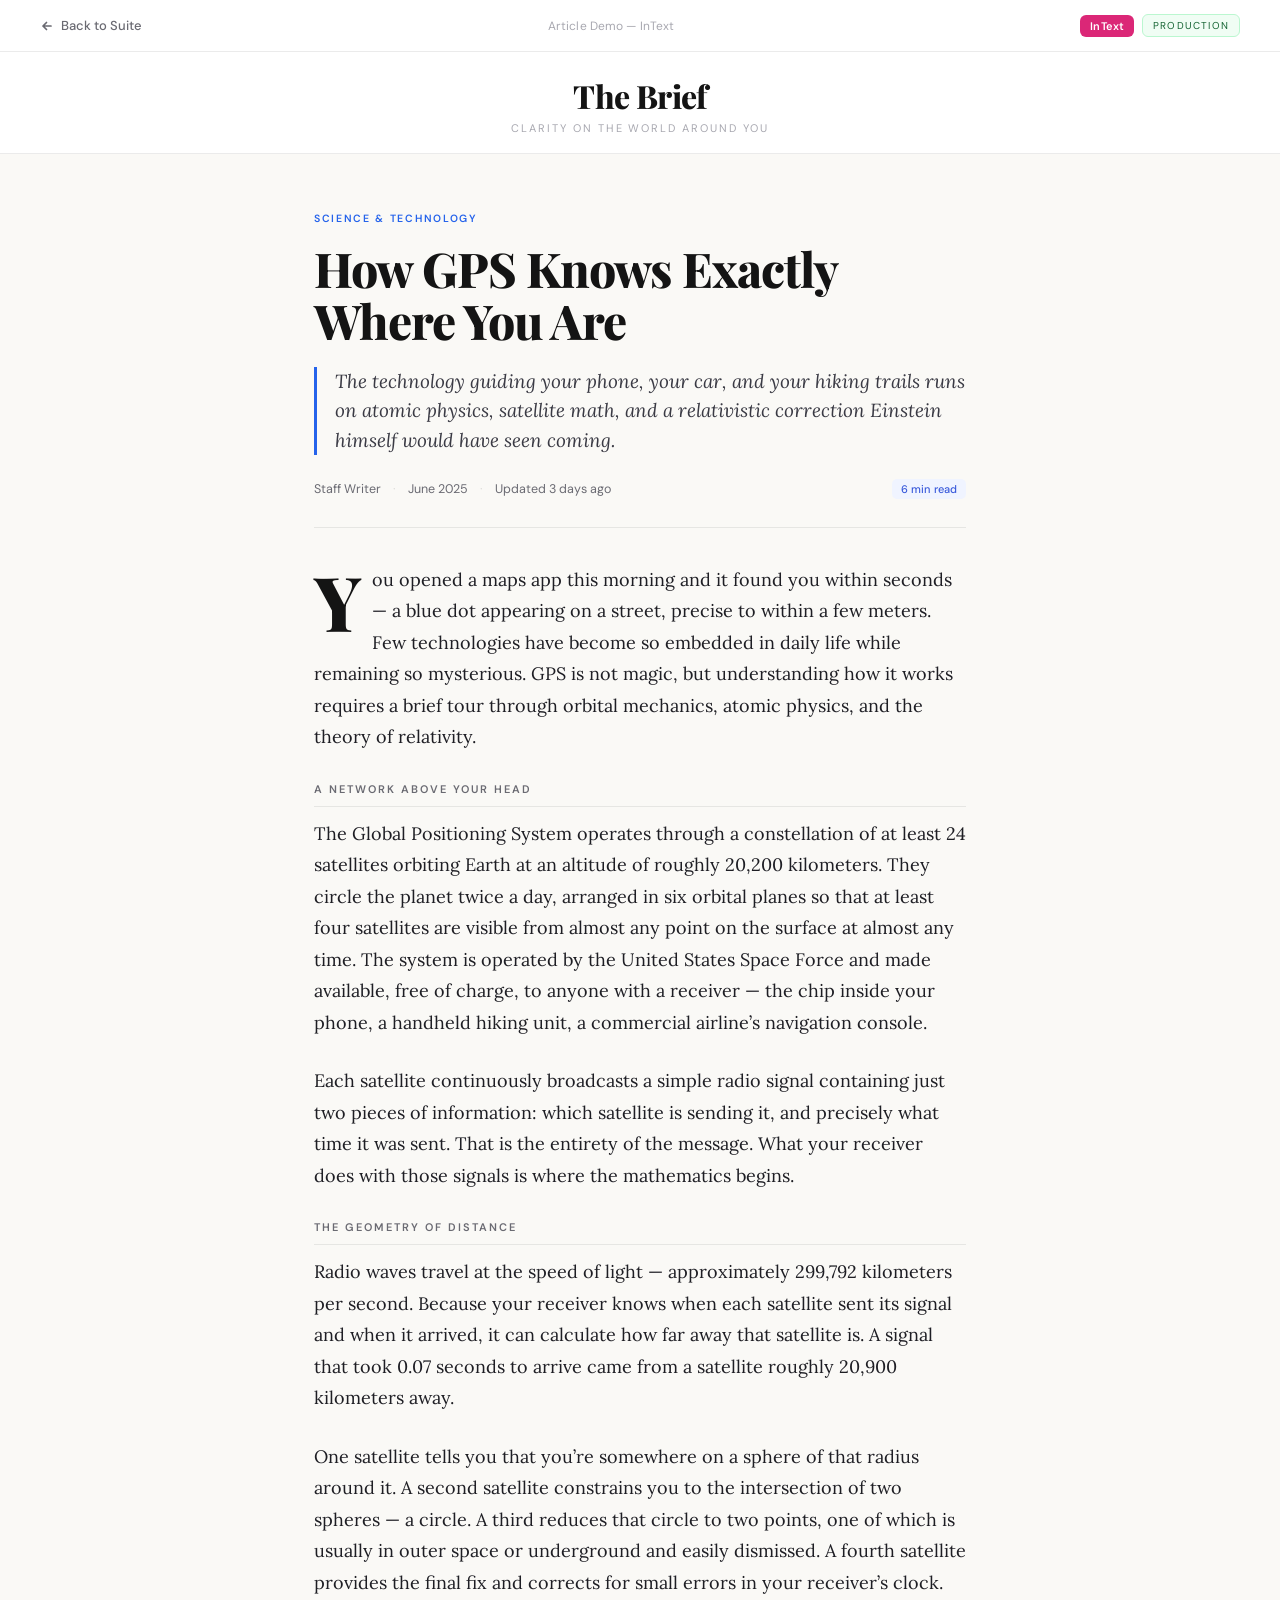
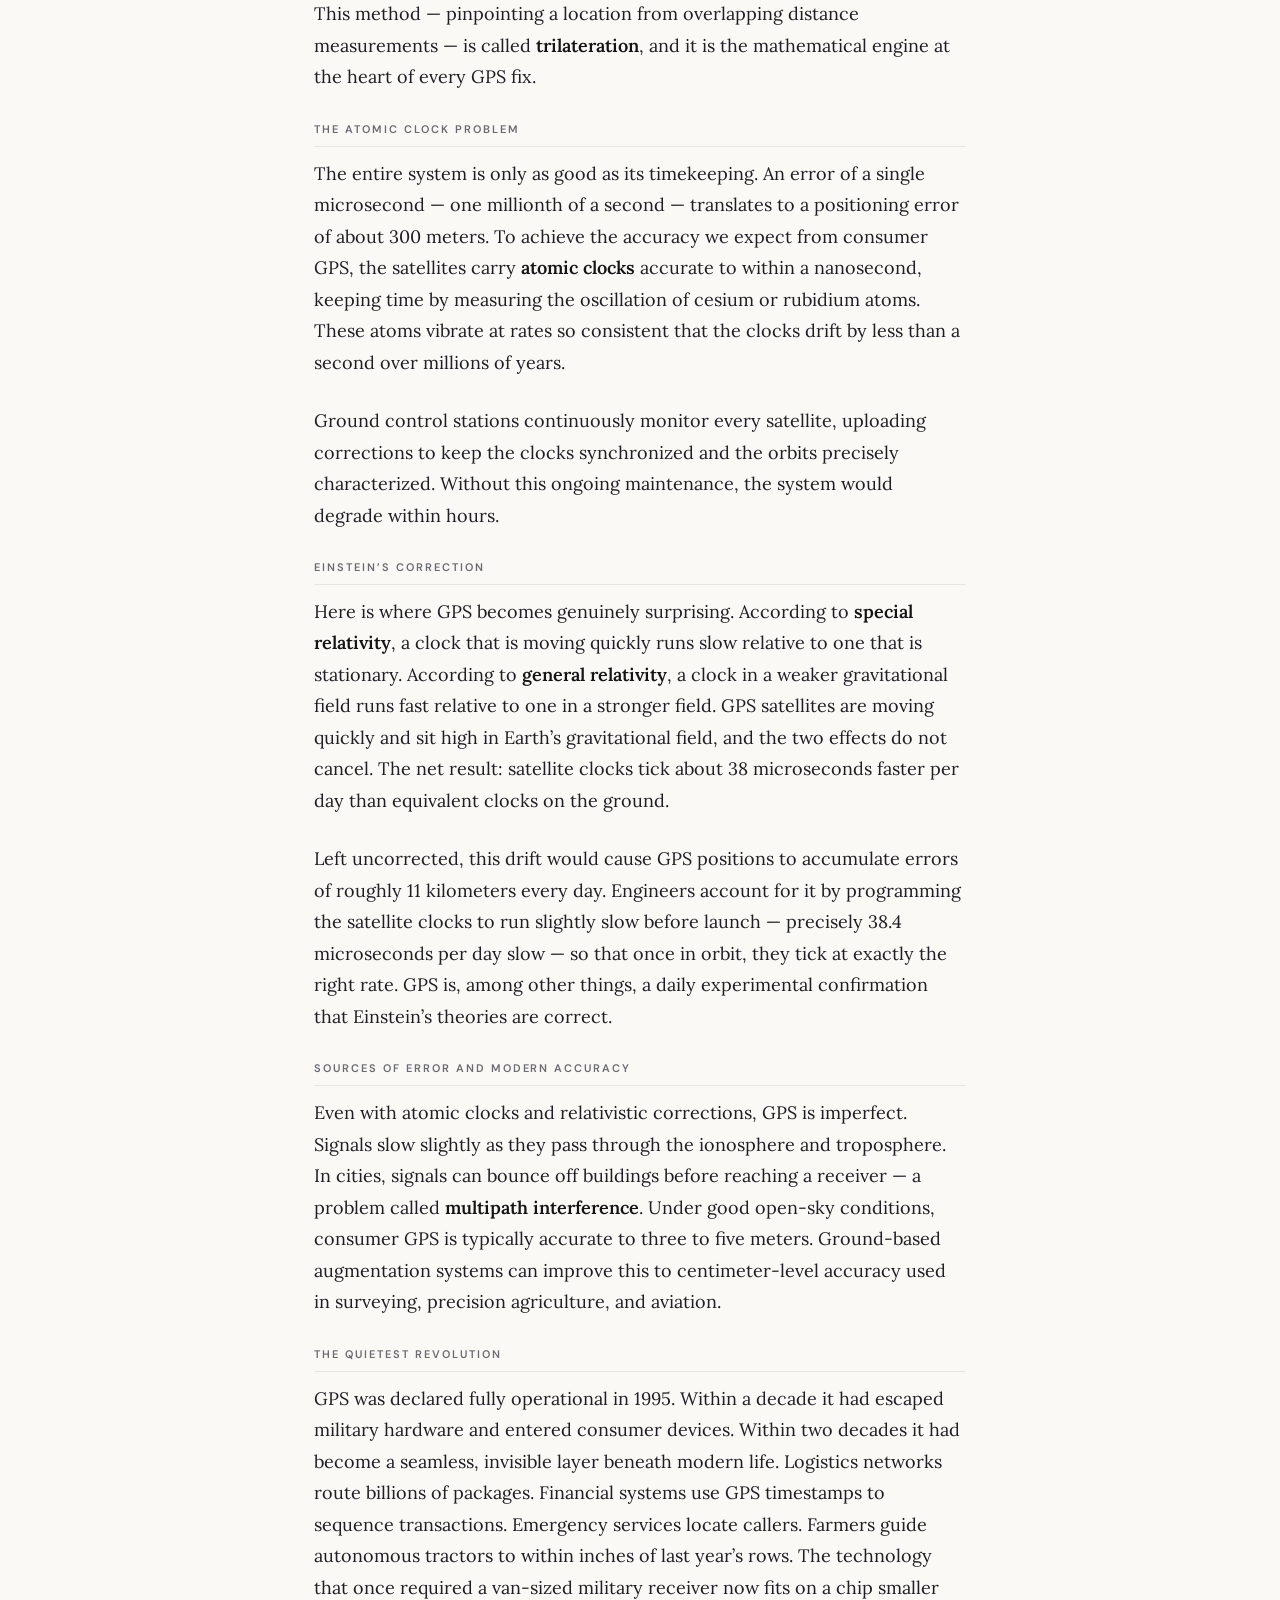
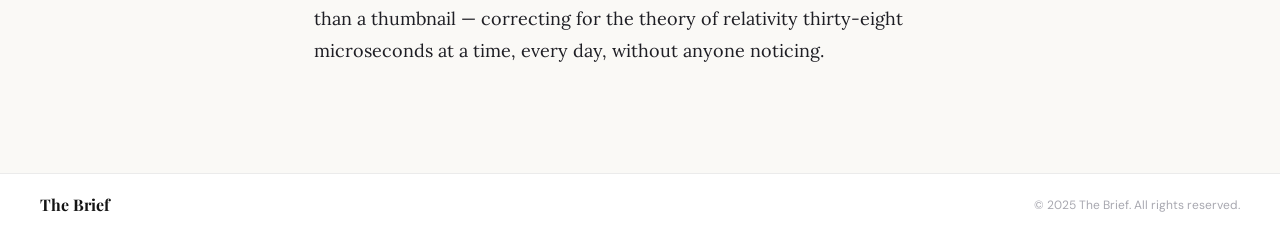
<file: demo/intext.html>
<!DOCTYPE html>
<html lang="en">
<head>
  <meta charset="UTF-8">
  <meta name="viewport" content="width=device-width, initial-scale=1.0">
  <title>How GPS Knows Exactly Where You Are — The Brief</title>
  <link rel="preconnect" href="https://fonts.googleapis.com">
  <link rel="preconnect" href="https://fonts.gstatic.com" crossorigin>
  <link href="https://fonts.googleapis.com/css2?family=Playfair+Display:ital,wght@0,700;0,800;1,700&family=Lora:ital,wght@0,400;0,500;1,400;1,500&family=DM+Sans:opsz,wght@9..40,400;9..40,500;9..40,600&display=swap" rel="stylesheet">
  <link rel="stylesheet" href="https://zipline-intext-prod.nativemetrics-svc.com/embed/intext.css">
  <style>
    *, *::before, *::after { box-sizing: border-box; margin: 0; padding: 0; }
    :root {
      --page:      #faf9f6;
      --white:     #ffffff;
      --border:    rgba(0,0,0,.08);
      --border-md: rgba(0,0,0,.13);
      --text:      #141414;
      --text-mid:  #6a6a72;
      --text-dim:  #a8a8b0;
      --radius:    10px;
    }
    html { -webkit-font-smoothing: antialiased; }
    body { background: var(--page); color: var(--text); font-family: "DM Sans", system-ui, sans-serif; min-height: 100vh; }

    .demo-nav {
      background: var(--white); border-bottom: 1px solid var(--border);
      height: 52px; padding: 0 40px; display: flex; align-items: center;
      justify-content: space-between; position: sticky; top: 0; z-index: 50;
    }
    .back-link {
      display: flex; align-items: center; gap: 7px; text-decoration: none;
      color: var(--text-mid); font-size: 13px; font-weight: 500; transition: color .15s;
    }
    .back-link:hover { color: var(--text); }
    .back-link svg { width: 14px; height: 14px; }
    .nav-center { font-size: 12px; color: var(--text-dim); letter-spacing: .01em; }
    .nav-right { display: flex; align-items: center; gap: 8px; }
    .product-badge {
      font-size: 11px; font-weight: 600; padding: 4px 10px;
      border-radius: 6px; color: #fff; background: #db2777; letter-spacing: .01em;
    }
    .env-tag {
      font-size: 10px; letter-spacing: .12em; text-transform: uppercase;
      padding: 4px 10px; border-radius: 6px;
    }
    .env-tag.prod { background: #f0fdf4; color: #166534; border: 1px solid #bbf7d0; }
    .env-tag.stag { background: #fffbeb; color: #92400e; border: 1px solid #fcd34d; }

    .pub-header {
      background: var(--white); border-bottom: 1px solid var(--border);
      text-align: center; padding: 22px 24px 18px;
    }
    .pub-name {
      font-family: "Playfair Display", Georgia, serif; font-size: 32px;
      font-weight: 800; letter-spacing: -.02em; color: var(--text); margin-bottom: 4px;
    }
    .pub-tagline { font-size: 11px; color: var(--text-dim); letter-spacing: .18em; text-transform: uppercase; }

    .article-wrap { max-width: 700px; margin: 0 auto; padding: 52px 24px 80px; }
    .article-category {
      display: inline-block; font-size: 10.5px; font-weight: 600;
      letter-spacing: .16em; text-transform: uppercase; color: #2563eb; margin-bottom: 18px;
    }
    .article-h1 {
      font-family: "Playfair Display", Georgia, serif;
      font-size: clamp(32px, 4.5vw, 48px); font-weight: 800;
      line-height: 1.08; letter-spacing: -.02em; color: var(--text); margin-bottom: 20px;
    }
    .article-lede {
      font-family: "Lora", Georgia, serif; font-size: 19px; font-style: italic;
      line-height: 1.55; color: #3a3a44;
      border-left: 3px solid #2563eb; padding-left: 18px; margin-bottom: 24px;
    }
    .article-byline {
      display: flex; align-items: center; gap: 12px; font-size: 12.5px;
      color: var(--text-mid); padding-bottom: 28px;
      border-bottom: 1px solid var(--border); margin-bottom: 36px;
    }
    .byline-sep { color: var(--border-md); }
    .byline-read {
      margin-left: auto; background: #f0f4ff; color: #3b5bdb;
      font-size: 11px; font-weight: 500; padding: 3px 9px; border-radius: 5px;
    }
    .article-body { font-family: "Lora", Georgia, serif; font-size: 18px; line-height: 1.75; color: #1e1e24; }
    .article-body p { margin-bottom: 1.5em; }
    .article-body p:first-child::first-letter {
      font-family: "Playfair Display", Georgia, serif; font-size: 4.2em;
      font-weight: 800; float: left; line-height: .82; margin: 6px 10px 0 0; color: var(--text);
    }
    .article-body h2 {
      font-family: "DM Sans", sans-serif; font-size: 11px; font-weight: 600;
      letter-spacing: .18em; text-transform: uppercase; color: var(--text-mid);
      margin: 2.4em 0 1em; padding-bottom: .6em; border-bottom: 1px solid var(--border);
    }
    .article-body strong { font-weight: 600; color: var(--text); }

    .embed-zone { margin-top: 48px; padding-top: 36px; border-top: 1px solid var(--border); }
    .embed-zone:empty { display: none; }

    .pub-footer {
      background: var(--white); border-top: 1px solid var(--border);
      padding: 20px 40px; display: flex; align-items: center; justify-content: space-between;
    }
    .pub-footer-name { font-family: "Playfair Display", serif; font-size: 16px; font-weight: 700; color: var(--text); }
    .pub-footer-copy { font-size: 12px; color: var(--text-dim); }

    @media (max-width: 600px) {
      .demo-nav { padding: 0 16px; }
      .nav-center { display: none; }
      .article-wrap { padding: 36px 20px 60px; }
    }
  </style>
</head>
<body>

  <nav class="demo-nav">
    <a class="back-link" href="../index.html">
      <svg viewBox="0 0 14 14" fill="none" stroke="currentColor" stroke-width="1.7" stroke-linecap="round" stroke-linejoin="round">
        <path d="M11 7H3M6.5 3.5L3 7l3.5 3.5"/>
      </svg>
      Back to Suite
    </a>
    <span class="nav-center">Article Demo — InText</span>
    <div class="nav-right">
      <span class="product-badge">InText</span>
      <span class="env-tag" id="env-tag">Production</span>
    </div>
  </nav>

  <header class="pub-header">
    <div class="pub-name">The Brief</div>
    <div class="pub-tagline">Clarity on the world around you</div>
  </header>

  <article class="article-wrap">

    <span class="article-category">Science &amp; Technology</span>
    <h1 class="article-h1">How GPS Knows Exactly Where You Are</h1>
    <p class="article-lede">The technology guiding your phone, your car, and your hiking trails runs on atomic physics, satellite math, and a relativistic correction Einstein himself would have seen coming.</p>

    <div class="article-byline">
      <span>Staff Writer</span>
      <span class="byline-sep">&middot;</span>
      <span>June 2025</span>
      <span class="byline-sep">&middot;</span>
      <span>Updated 3 days ago</span>
      <span class="byline-read">6 min read</span>
    </div>

    <div class="article-body">
      <p>You opened a maps app this morning and it found you within seconds &mdash; a blue dot appearing on a street, precise to within a few meters. Few technologies have become so embedded in daily life while remaining so mysterious. GPS is not magic, but understanding how it works requires a brief tour through orbital mechanics, atomic physics, and the theory of relativity.</p>
      <h2>A Network Above Your Head</h2>
      <p>The Global Positioning System operates through a constellation of at least 24 satellites orbiting Earth at an altitude of roughly 20,200 kilometers. They circle the planet twice a day, arranged in six orbital planes so that at least four satellites are visible from almost any point on the surface at almost any time. The system is operated by the United States Space Force and made available, free of charge, to anyone with a receiver &mdash; the chip inside your phone, a handheld hiking unit, a commercial airline&rsquo;s navigation console.</p>
      <p>Each satellite continuously broadcasts a simple radio signal containing just two pieces of information: which satellite is sending it, and precisely what time it was sent. That is the entirety of the message. What your receiver does with those signals is where the mathematics begins.</p>
      <h2>The Geometry of Distance</h2>
      <p>Radio waves travel at the speed of light &mdash; approximately 299,792 kilometers per second. Because your receiver knows when each satellite sent its signal and when it arrived, it can calculate how far away that satellite is. A signal that took 0.07 seconds to arrive came from a satellite roughly 20,900 kilometers away.</p>
      <p>One satellite tells you that you&rsquo;re somewhere on a sphere of that radius around it. A second satellite constrains you to the intersection of two spheres &mdash; a circle. A third reduces that circle to two points, one of which is usually in outer space or underground and easily dismissed. A fourth satellite provides the final fix and corrects for small errors in your receiver&rsquo;s clock. This method &mdash; pinpointing a location from overlapping distance measurements &mdash; is called <strong>trilateration</strong>, and it is the mathematical engine at the heart of every GPS fix.</p>
      <h2>The Atomic Clock Problem</h2>
      <p>The entire system is only as good as its timekeeping. An error of a single microsecond &mdash; one millionth of a second &mdash; translates to a positioning error of about 300 meters. To achieve the accuracy we expect from consumer GPS, the satellites carry <strong>atomic clocks</strong> accurate to within a nanosecond, keeping time by measuring the oscillation of cesium or rubidium atoms. These atoms vibrate at rates so consistent that the clocks drift by less than a second over millions of years.</p>
      <p>Ground control stations continuously monitor every satellite, uploading corrections to keep the clocks synchronized and the orbits precisely characterized. Without this ongoing maintenance, the system would degrade within hours.</p>
      <h2>Einstein&rsquo;s Correction</h2>
      <p>Here is where GPS becomes genuinely surprising. According to <strong>special relativity</strong>, a clock that is moving quickly runs slow relative to one that is stationary. According to <strong>general relativity</strong>, a clock in a weaker gravitational field runs fast relative to one in a stronger field. GPS satellites are moving quickly and sit high in Earth&rsquo;s gravitational field, and the two effects do not cancel. The net result: satellite clocks tick about 38 microseconds faster per day than equivalent clocks on the ground.</p>
      <p>Left uncorrected, this drift would cause GPS positions to accumulate errors of roughly 11 kilometers every day. Engineers account for it by programming the satellite clocks to run slightly slow before launch &mdash; precisely 38.4 microseconds per day slow &mdash; so that once in orbit, they tick at exactly the right rate. GPS is, among other things, a daily experimental confirmation that Einstein&rsquo;s theories are correct.</p>
      <h2>Sources of Error and Modern Accuracy</h2>
      <p>Even with atomic clocks and relativistic corrections, GPS is imperfect. Signals slow slightly as they pass through the ionosphere and troposphere. In cities, signals can bounce off buildings before reaching a receiver &mdash; a problem called <strong>multipath interference</strong>. Under good open-sky conditions, consumer GPS is typically accurate to three to five meters. Ground-based augmentation systems can improve this to centimeter-level accuracy used in surveying, precision agriculture, and aviation.</p>
      <h2>The Quietest Revolution</h2>
      <p>GPS was declared fully operational in 1995. Within a decade it had escaped military hardware and entered consumer devices. Within two decades it had become a seamless, invisible layer beneath modern life. Logistics networks route billions of packages. Financial systems use GPS timestamps to sequence transactions. Emergency services locate callers. Farmers guide autonomous tractors to within inches of last year&rsquo;s rows. The technology that once required a van-sized military receiver now fits on a chip smaller than a thumbnail &mdash; correcting for the theory of relativity thirty-eight microseconds at a time, every day, without anyone noticing.</p>
    </div>

    <div class="embed-zone" id="zp-embed"></div>

  </article>

  <footer class="pub-footer">
    <span class="pub-footer-name">The Brief</span>
    <span class="pub-footer-copy">&copy; 2025 The Brief. All rights reserved.</span>
  </footer>

  <!-- =====================================================
       EMBED SCRIPTS — UPDATE HERE FOR STAGING/PROD CHANGES
       ===================================================== -->
  <!-- UPDATE: swap data-* values for staging -->
  <script defer
    src="https://zipline-intext-prod.nativemetrics-svc.com/embed/intext.js"
    data-api-base="https://zipline-intext-prod.nativemetrics-svc.com"
    data-overlay-base="https://zipline-intext-prod.nativemetrics-svc.com"
    data-root-selector="article"
    data-theme="zipline"
    data-channel-id="4955417972"
    data-pubid="0000000000"
    data-instant-afs="1"
    data-subid1="demo"
  ></script>

  <script>
    // Flip env badge if ?env=staging
    if (new URLSearchParams(location.search).get('env') === 'staging') {
      const t = document.getElementById('env-tag');
      t.textContent = 'Staging';
      t.className = 'env-tag stag';
    } else {
      document.getElementById('env-tag').className = 'env-tag prod';
      document.getElementById('env-tag').textContent = 'Production';
    }
  </script>

</body>
</html>
</file>
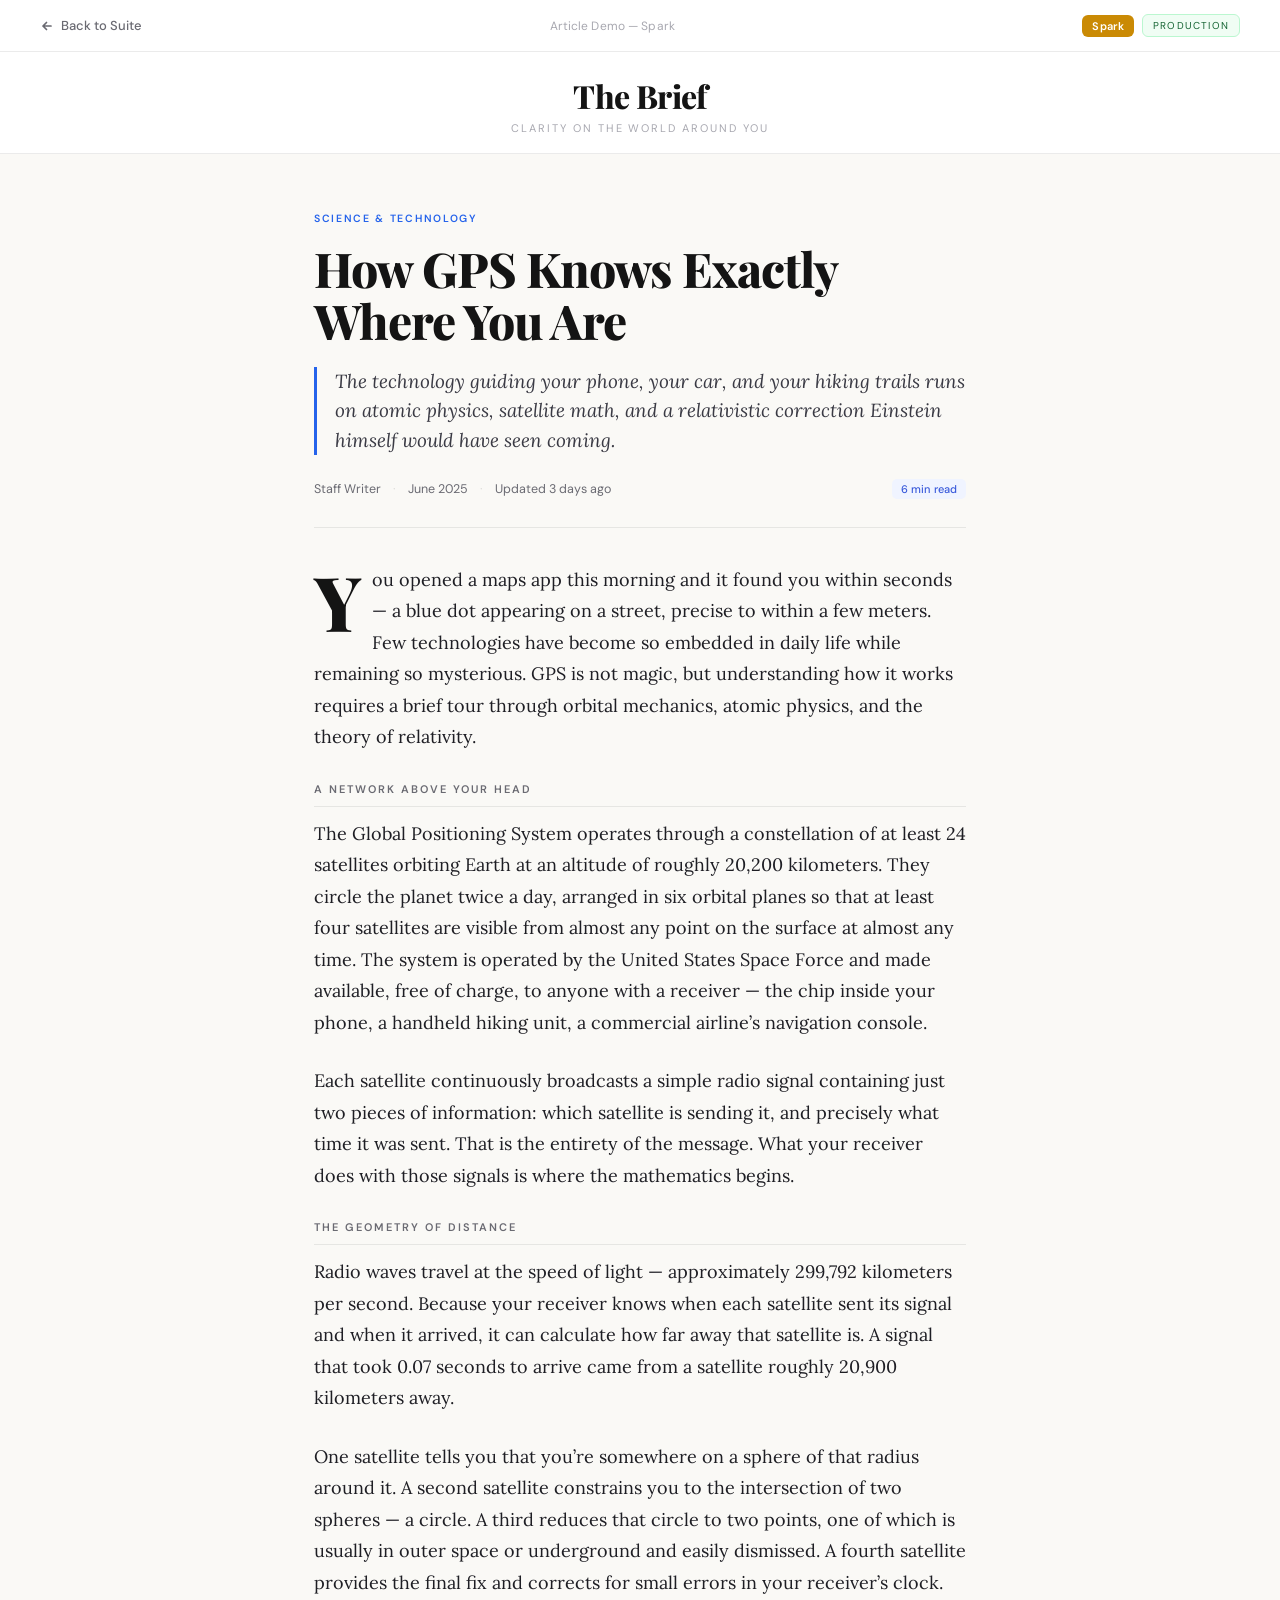
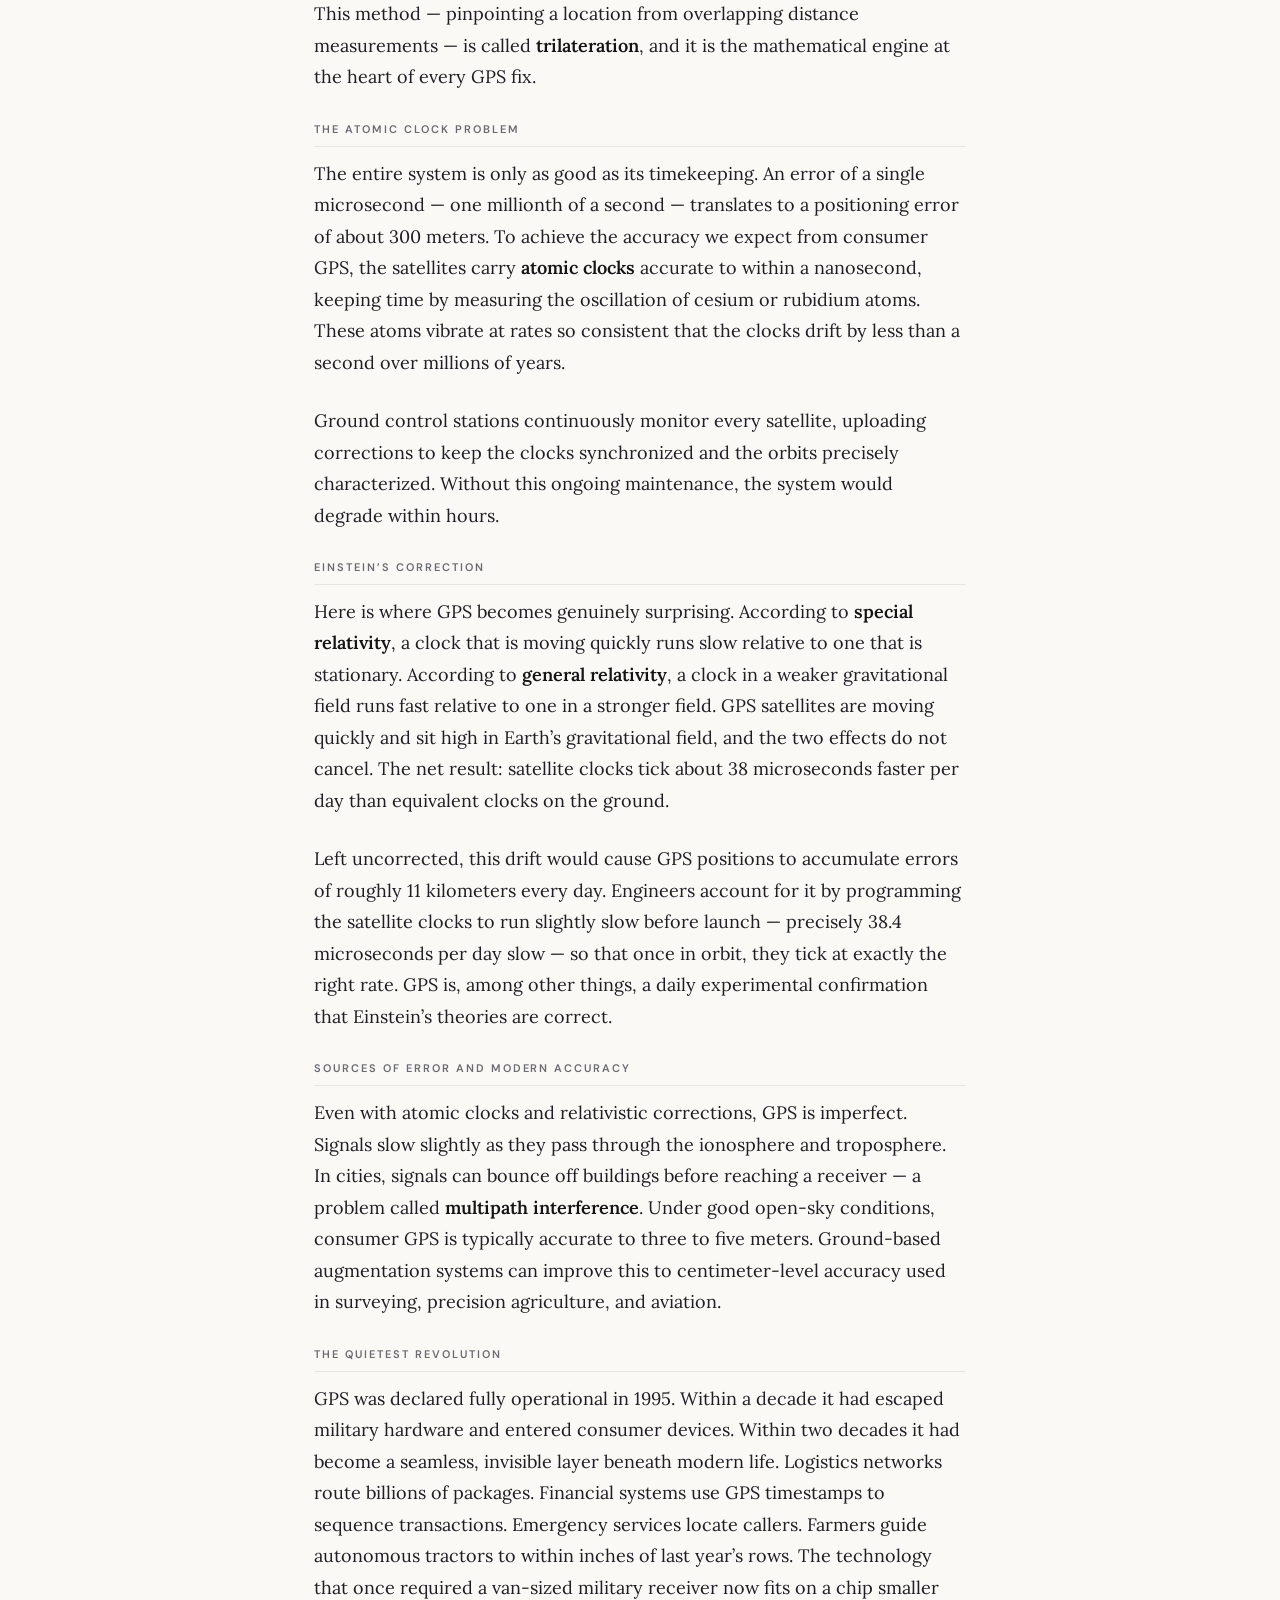
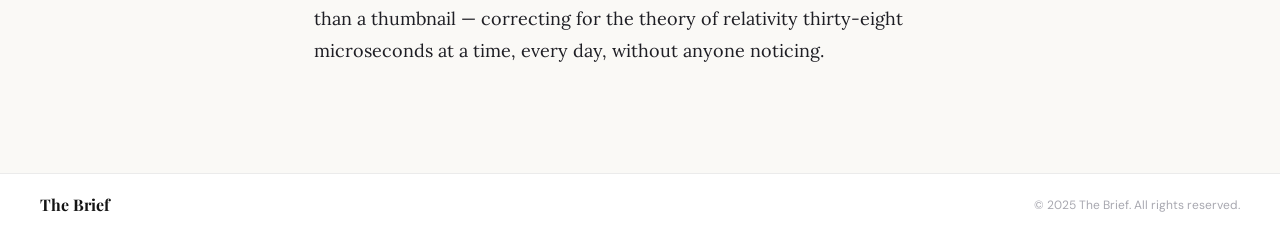
<file: demo/spark.html>
<!DOCTYPE html>
<html lang="en">
<head>
  <meta charset="UTF-8">
  <meta name="viewport" content="width=device-width, initial-scale=1.0">
  <title>How GPS Knows Exactly Where You Are — The Brief</title>
  <link rel="preconnect" href="https://fonts.googleapis.com">
  <link rel="preconnect" href="https://fonts.gstatic.com" crossorigin>
  <link href="https://fonts.googleapis.com/css2?family=Playfair+Display:ital,wght@0,700;0,800;1,700&family=Lora:ital,wght@0,400;0,500;1,400;1,500&family=DM+Sans:opsz,wght@9..40,400;9..40,500;9..40,600&display=swap" rel="stylesheet">
  <link rel="stylesheet" href="https://zipline-spark-prod.nativemetrics-svc.com/embed/spark.css">
  <style>
    *, *::before, *::after { box-sizing: border-box; margin: 0; padding: 0; }
    :root {
      --page:      #faf9f6;
      --white:     #ffffff;
      --border:    rgba(0,0,0,.08);
      --border-md: rgba(0,0,0,.13);
      --text:      #141414;
      --text-mid:  #6a6a72;
      --text-dim:  #a8a8b0;
    }
    html { -webkit-font-smoothing: antialiased; }
    body { background: var(--page); color: var(--text); font-family: "DM Sans", system-ui, sans-serif; min-height: 100vh; }

    .demo-nav {
      background: var(--white); border-bottom: 1px solid var(--border);
      height: 52px; padding: 0 40px; display: flex; align-items: center;
      justify-content: space-between; position: sticky; top: 0; z-index: 50;
    }
    .back-link {
      display: flex; align-items: center; gap: 7px; text-decoration: none;
      color: var(--text-mid); font-size: 13px; font-weight: 500; transition: color .15s;
    }
    .back-link:hover { color: var(--text); }
    .back-link svg { width: 14px; height: 14px; }
    .nav-center { font-size: 12px; color: var(--text-dim); letter-spacing: .01em; }
    .nav-right { display: flex; align-items: center; gap: 8px; }
    .product-badge {
      font-size: 11px; font-weight: 600; padding: 4px 10px;
      border-radius: 6px; color: #fff; background: #ca8a04; letter-spacing: .01em;
    }
    .env-tag { font-size: 10px; letter-spacing: .12em; text-transform: uppercase; padding: 4px 10px; border-radius: 6px; }
    .env-tag.prod { background: #f0fdf4; color: #166534; border: 1px solid #bbf7d0; }
    .env-tag.stag { background: #fffbeb; color: #92400e; border: 1px solid #fcd34d; }

    .pub-header {
      background: var(--white); border-bottom: 1px solid var(--border);
      text-align: center; padding: 22px 24px 18px;
    }
    .pub-name { font-family: "Playfair Display", Georgia, serif; font-size: 32px; font-weight: 800; letter-spacing: -.02em; color: var(--text); margin-bottom: 4px; }
    .pub-tagline { font-size: 11px; color: var(--text-dim); letter-spacing: .18em; text-transform: uppercase; }

    .article-wrap { max-width: 700px; margin: 0 auto; padding: 52px 24px 80px; }
    .article-category { display: inline-block; font-size: 10.5px; font-weight: 600; letter-spacing: .16em; text-transform: uppercase; color: #2563eb; margin-bottom: 18px; }
    .article-h1 { font-family: "Playfair Display", Georgia, serif; font-size: clamp(32px, 4.5vw, 48px); font-weight: 800; line-height: 1.08; letter-spacing: -.02em; color: var(--text); margin-bottom: 20px; }
    .article-lede { font-family: "Lora", Georgia, serif; font-size: 19px; font-style: italic; line-height: 1.55; color: #3a3a44; border-left: 3px solid #2563eb; padding-left: 18px; margin-bottom: 24px; }
    .article-byline { display: flex; align-items: center; gap: 12px; font-size: 12.5px; color: var(--text-mid); padding-bottom: 28px; border-bottom: 1px solid var(--border); margin-bottom: 36px; }
    .byline-sep { color: var(--border-md); }
    .byline-read { margin-left: auto; background: #f0f4ff; color: #3b5bdb; font-size: 11px; font-weight: 500; padding: 3px 9px; border-radius: 5px; }
    .article-body { font-family: "Lora", Georgia, serif; font-size: 18px; line-height: 1.75; color: #1e1e24; }
    .article-body p { margin-bottom: 1.5em; }
    .article-body p:first-child::first-letter { font-family: "Playfair Display", Georgia, serif; font-size: 4.2em; font-weight: 800; float: left; line-height: .82; margin: 6px 10px 0 0; color: var(--text); }
    .article-body h2 { font-family: "DM Sans", sans-serif; font-size: 11px; font-weight: 600; letter-spacing: .18em; text-transform: uppercase; color: var(--text-mid); margin: 2.4em 0 1em; padding-bottom: .6em; border-bottom: 1px solid var(--border); }
    .article-body strong { font-weight: 600; color: var(--text); }

    /* Spark embed zone — sits above article body */
    #zipline-spark-root { margin-bottom: 36px; }

    .pub-footer { background: var(--white); border-top: 1px solid var(--border); padding: 20px 40px; display: flex; align-items: center; justify-content: space-between; }
    .pub-footer-name { font-family: "Playfair Display", serif; font-size: 16px; font-weight: 700; color: var(--text); }
    .pub-footer-copy { font-size: 12px; color: var(--text-dim); }

    @media (max-width: 600px) {
      .demo-nav { padding: 0 16px; }
      .nav-center { display: none; }
      .article-wrap { padding: 36px 20px 60px; }
    }
  </style>
</head>
<body>

  <nav class="demo-nav">
    <a class="back-link" href="../index.html">
      <svg viewBox="0 0 14 14" fill="none" stroke="currentColor" stroke-width="1.7" stroke-linecap="round" stroke-linejoin="round">
        <path d="M11 7H3M6.5 3.5L3 7l3.5 3.5"/>
      </svg>
      Back to Suite
    </a>
    <span class="nav-center">Article Demo — Spark</span>
    <div class="nav-right">
      <span class="product-badge">Spark</span>
      <span class="env-tag prod" id="env-tag">Production</span>
    </div>
  </nav>

  <header class="pub-header">
    <div class="pub-name">The Brief</div>
    <div class="pub-tagline">Clarity on the world around you</div>
  </header>

  <article class="article-wrap">

    <span class="article-category">Science &amp; Technology</span>
    <h1 class="article-h1">How GPS Knows Exactly Where You Are</h1>
    <p class="article-lede">The technology guiding your phone, your car, and your hiking trails runs on atomic physics, satellite math, and a relativistic correction Einstein himself would have seen coming.</p>

    <div class="article-byline">
      <span>Staff Writer</span>
      <span class="byline-sep">&middot;</span>
      <span>June 2025</span>
      <span class="byline-sep">&middot;</span>
      <span>Updated 3 days ago</span>
      <span class="byline-read">6 min read</span>
    </div>

    <!-- SPARK WIDGET — renders here, above article body -->
    <div id="zipline-spark-root"></div>

    <div class="article-body">
      <p>You opened a maps app this morning and it found you within seconds &mdash; a blue dot appearing on a street, precise to within a few meters. Few technologies have become so embedded in daily life while remaining so mysterious. GPS is not magic, but understanding how it works requires a brief tour through orbital mechanics, atomic physics, and the theory of relativity.</p>
      <h2>A Network Above Your Head</h2>
      <p>The Global Positioning System operates through a constellation of at least 24 satellites orbiting Earth at an altitude of roughly 20,200 kilometers. They circle the planet twice a day, arranged in six orbital planes so that at least four satellites are visible from almost any point on the surface at almost any time. The system is operated by the United States Space Force and made available, free of charge, to anyone with a receiver &mdash; the chip inside your phone, a handheld hiking unit, a commercial airline&rsquo;s navigation console.</p>
      <p>Each satellite continuously broadcasts a simple radio signal containing just two pieces of information: which satellite is sending it, and precisely what time it was sent. That is the entirety of the message. What your receiver does with those signals is where the mathematics begins.</p>
      <h2>The Geometry of Distance</h2>
      <p>Radio waves travel at the speed of light &mdash; approximately 299,792 kilometers per second. Because your receiver knows when each satellite sent its signal and when it arrived, it can calculate how far away that satellite is. A signal that took 0.07 seconds to arrive came from a satellite roughly 20,900 kilometers away.</p>
      <p>One satellite tells you that you&rsquo;re somewhere on a sphere of that radius around it. A second satellite constrains you to the intersection of two spheres &mdash; a circle. A third reduces that circle to two points, one of which is usually in outer space or underground and easily dismissed. A fourth satellite provides the final fix and corrects for small errors in your receiver&rsquo;s clock. This method &mdash; pinpointing a location from overlapping distance measurements &mdash; is called <strong>trilateration</strong>, and it is the mathematical engine at the heart of every GPS fix.</p>
      <h2>The Atomic Clock Problem</h2>
      <p>The entire system is only as good as its timekeeping. An error of a single microsecond &mdash; one millionth of a second &mdash; translates to a positioning error of about 300 meters. To achieve the accuracy we expect from consumer GPS, the satellites carry <strong>atomic clocks</strong> accurate to within a nanosecond, keeping time by measuring the oscillation of cesium or rubidium atoms. These atoms vibrate at rates so consistent that the clocks drift by less than a second over millions of years.</p>
      <p>Ground control stations continuously monitor every satellite, uploading corrections to keep the clocks synchronized and the orbits precisely characterized. Without this ongoing maintenance, the system would degrade within hours.</p>
      <h2>Einstein&rsquo;s Correction</h2>
      <p>Here is where GPS becomes genuinely surprising. According to <strong>special relativity</strong>, a clock that is moving quickly runs slow relative to one that is stationary. According to <strong>general relativity</strong>, a clock in a weaker gravitational field runs fast relative to one in a stronger field. GPS satellites are moving quickly and sit high in Earth&rsquo;s gravitational field, and the two effects do not cancel. The net result: satellite clocks tick about 38 microseconds faster per day than equivalent clocks on the ground.</p>
      <p>Left uncorrected, this drift would cause GPS positions to accumulate errors of roughly 11 kilometers every day. Engineers account for it by programming the satellite clocks to run slightly slow before launch &mdash; precisely 38.4 microseconds per day slow &mdash; so that once in orbit, they tick at exactly the right rate. GPS is, among other things, a daily experimental confirmation that Einstein&rsquo;s theories are correct.</p>
      <h2>Sources of Error and Modern Accuracy</h2>
      <p>Even with atomic clocks and relativistic corrections, GPS is imperfect. Signals slow slightly as they pass through the ionosphere and troposphere. In cities, signals can bounce off buildings before reaching a receiver &mdash; a problem called <strong>multipath interference</strong>. Under good open-sky conditions, consumer GPS is typically accurate to three to five meters. Ground-based augmentation systems can improve this to centimeter-level accuracy used in surveying, precision agriculture, and aviation.</p>
      <h2>The Quietest Revolution</h2>
      <p>GPS was declared fully operational in 1995. Within a decade it had escaped military hardware and entered consumer devices. Within two decades it had become a seamless, invisible layer beneath modern life. Logistics networks route billions of packages. Financial systems use GPS timestamps to sequence transactions. Emergency services locate callers. Farmers guide autonomous tractors to within inches of last year&rsquo;s rows. The technology that once required a van-sized military receiver now fits on a chip smaller than a thumbnail &mdash; correcting for the theory of relativity thirty-eight microseconds at a time, every day, without anyone noticing.</p>
    </div>

  </article>

  <footer class="pub-footer">
    <span class="pub-footer-name">The Brief</span>
    <span class="pub-footer-copy">&copy; 2025 The Brief. All rights reserved.</span>
  </footer>

  <!-- =====================================================
       EMBED SCRIPTS — UPDATE HERE FOR STAGING/PROD CHANGES
       ===================================================== -->
  <script defer
    src="https://zipline-spark-prod.nativemetrics-svc.com/embed/spark.js"
    data-api-base="https://zipline-spark-prod.nativemetrics-svc.com"
    data-title="AI Overview"
    data-theme="dark"
    data-drawer-width="440"
    data-channel-id="8990628224"
    data-subid1="spark_top_moon_sign"
  ></script>

  <script>
    if (new URLSearchParams(location.search).get('env') === 'staging') {
      const t = document.getElementById('env-tag');
      t.textContent = 'Staging';
      t.className = 'env-tag stag';
    }
  </script>

</body>
</html>
</file>
